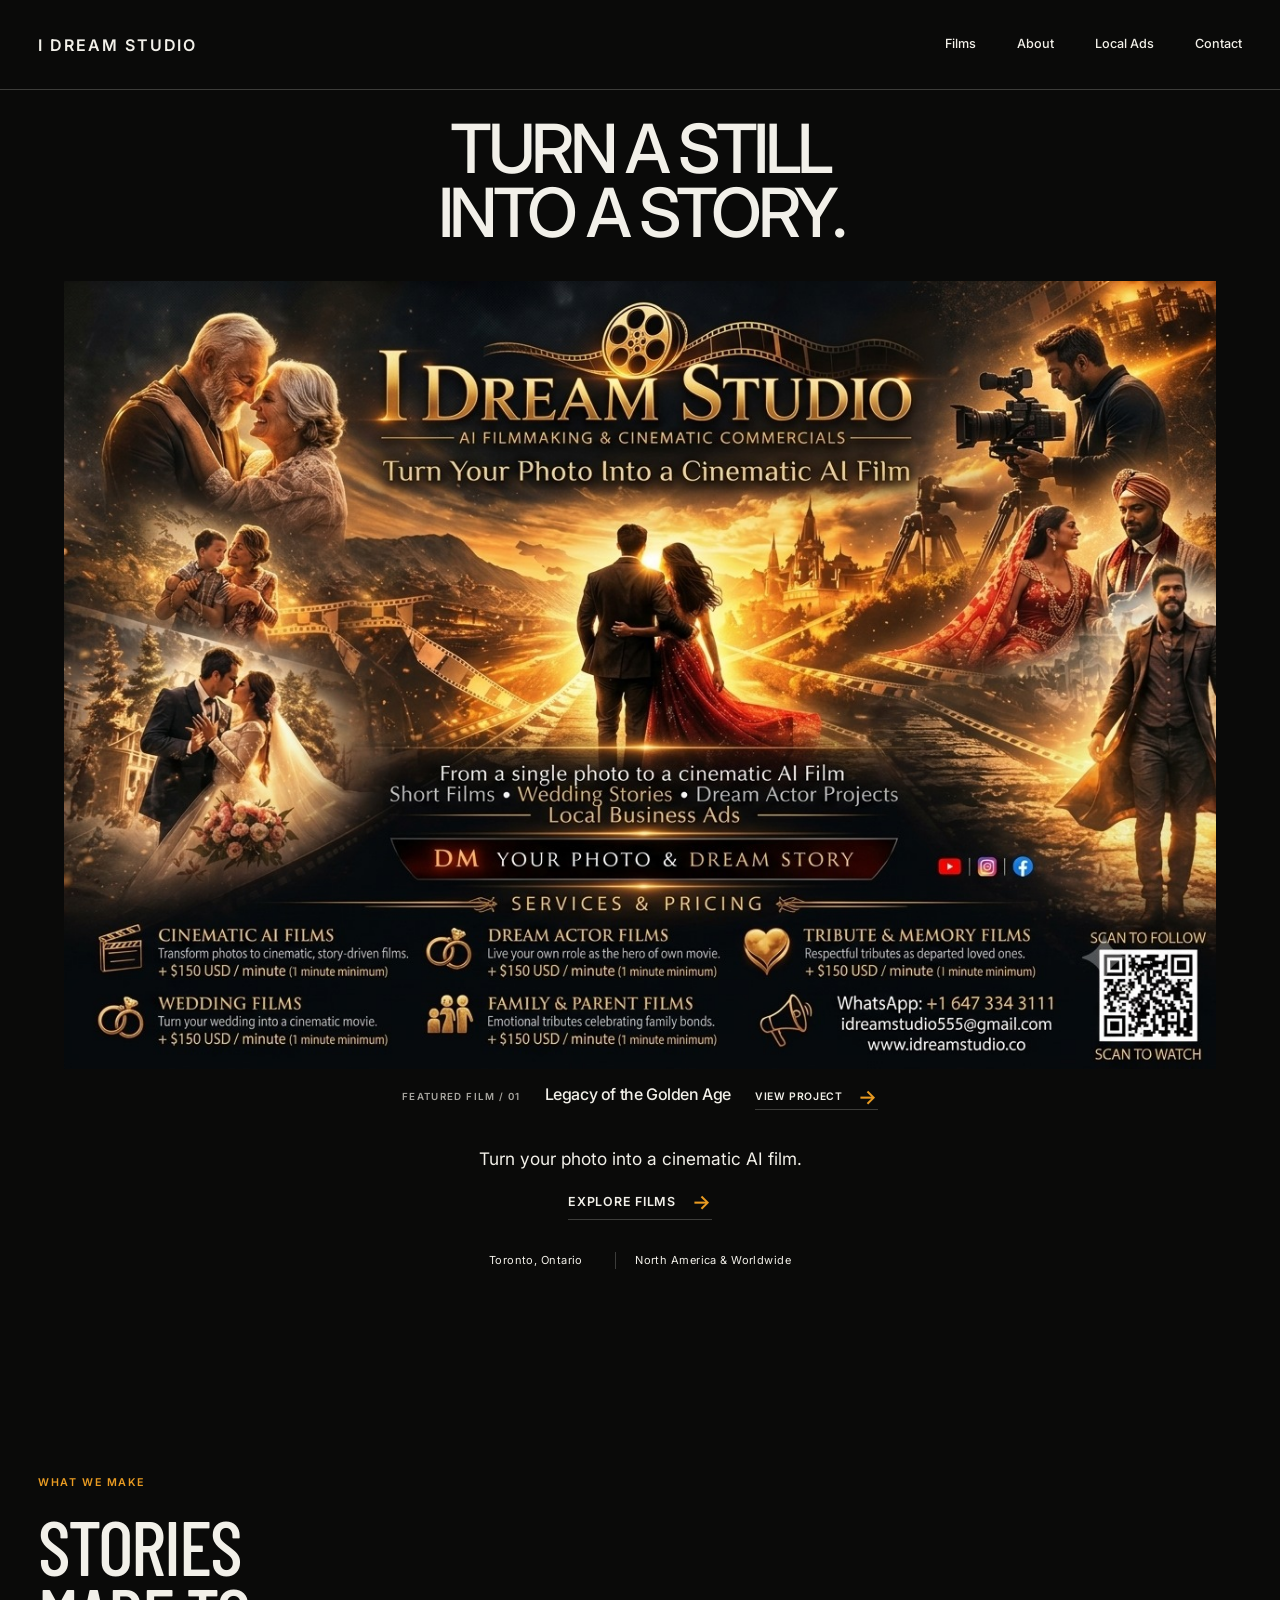
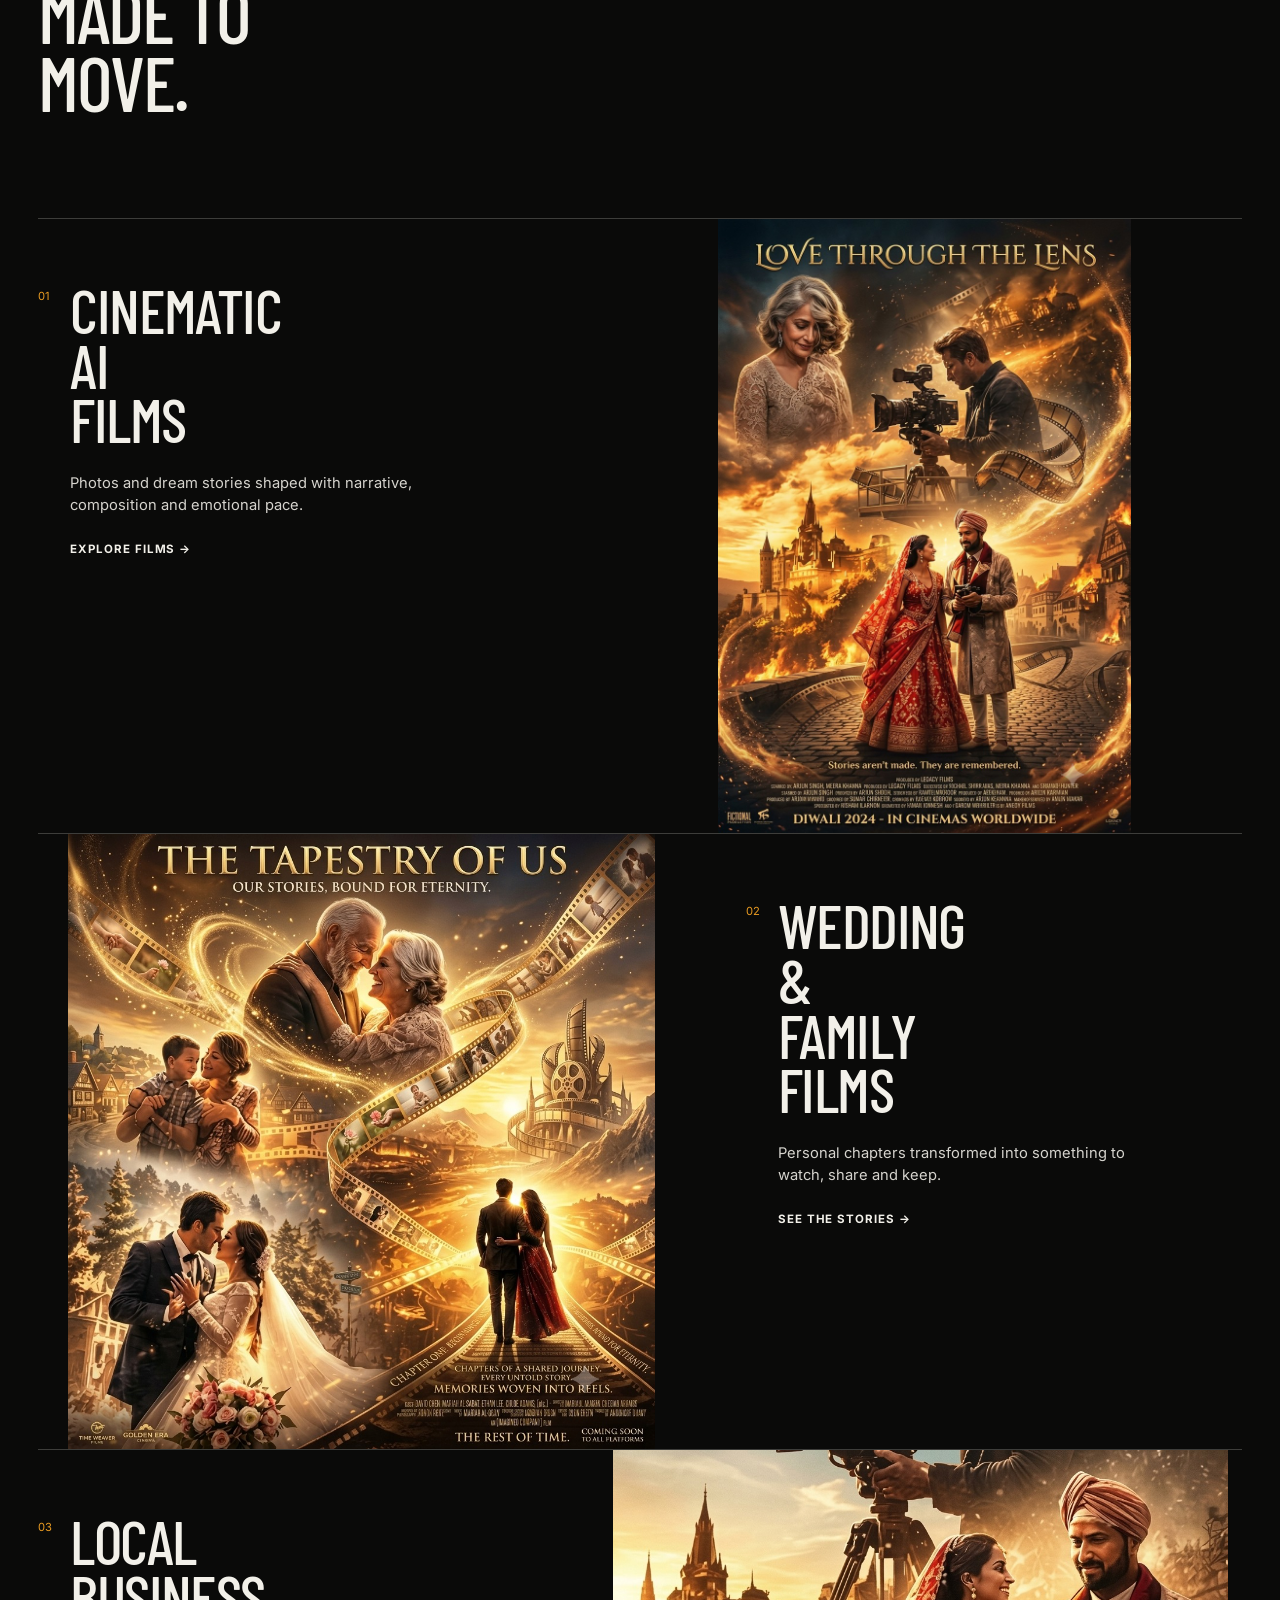
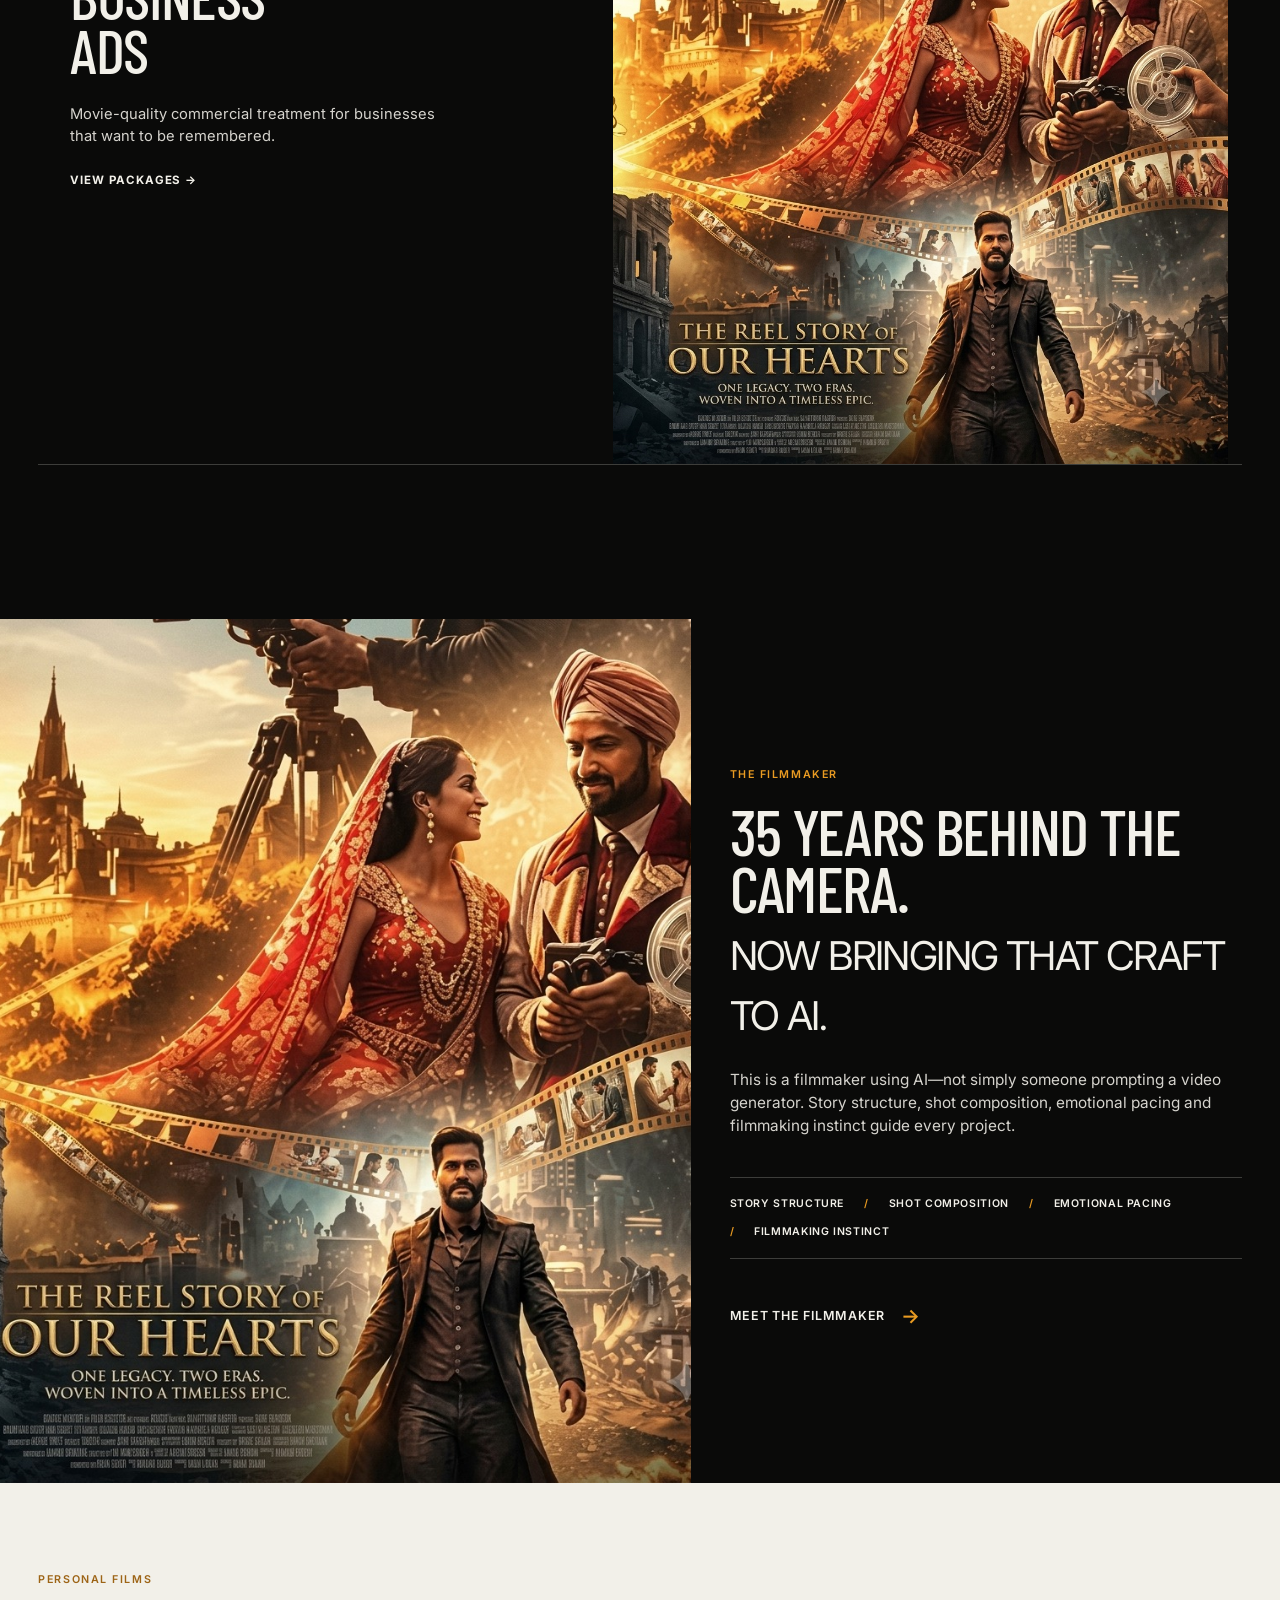
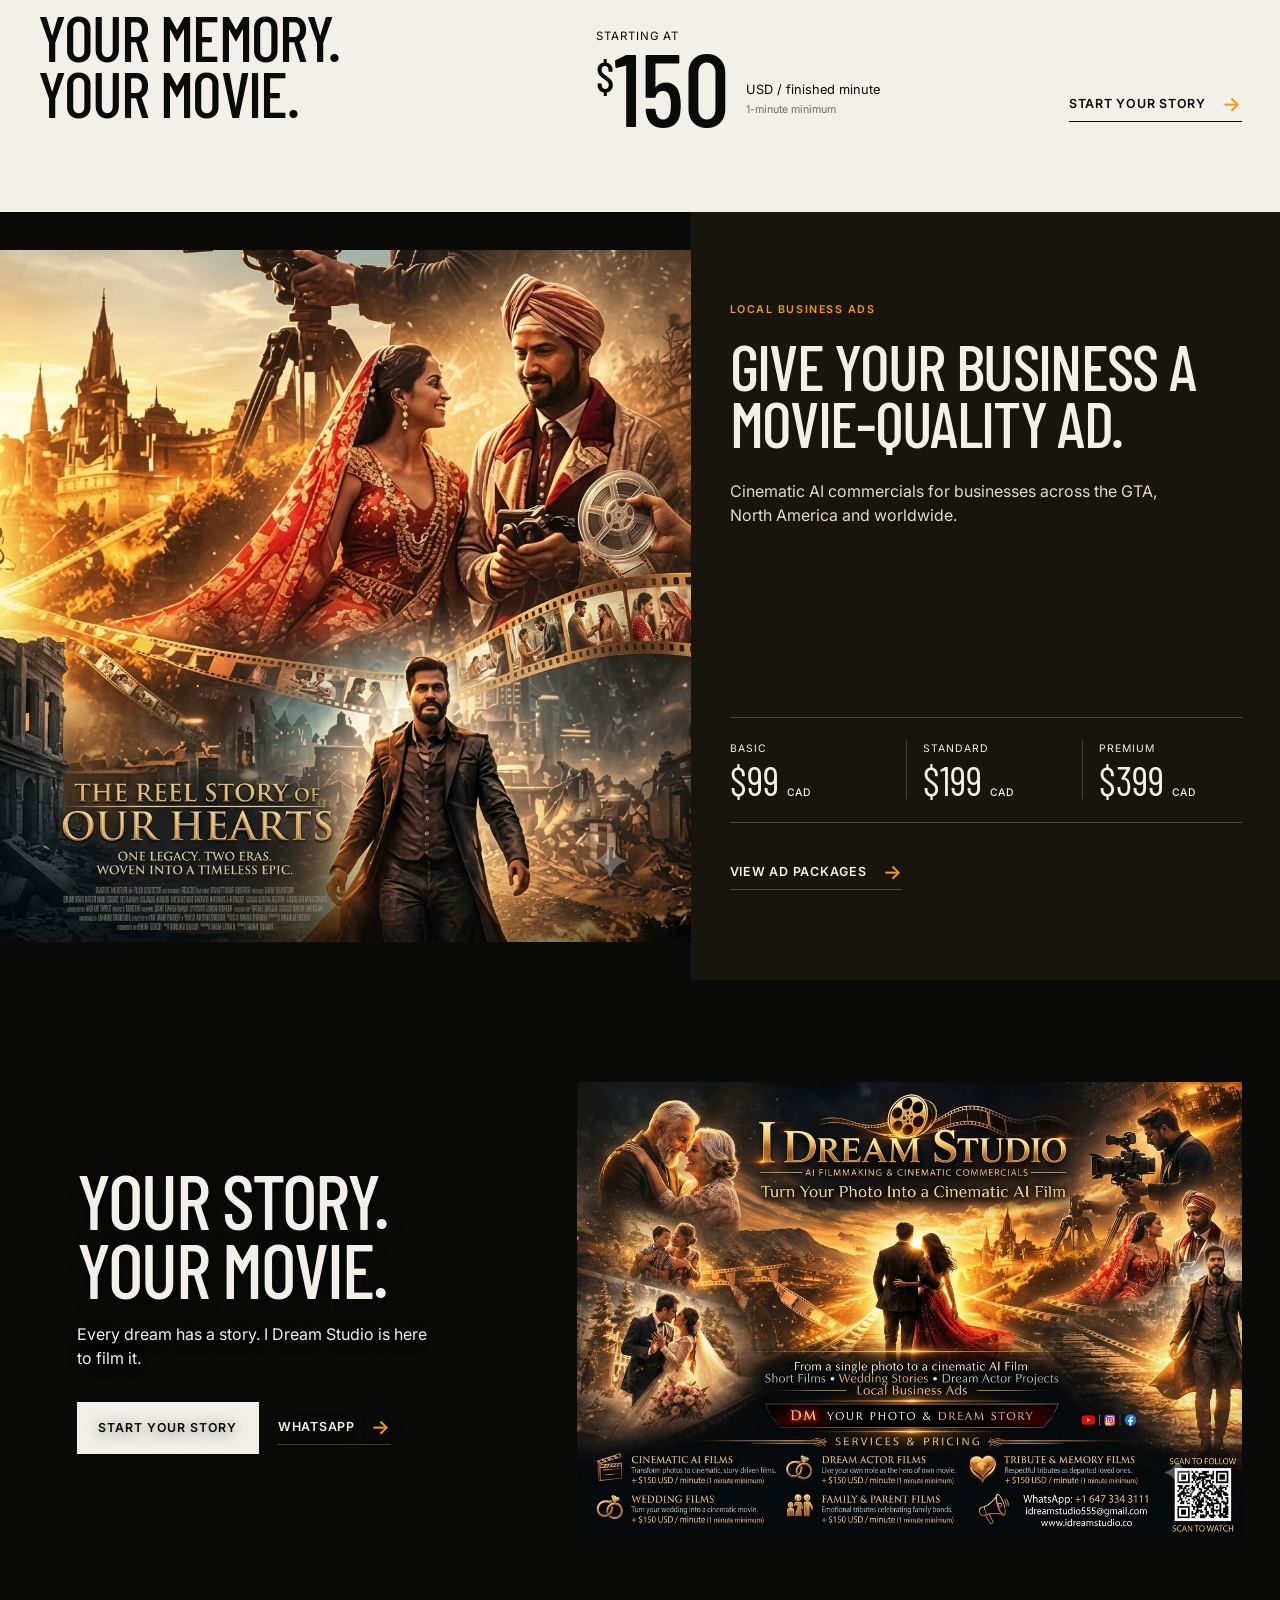
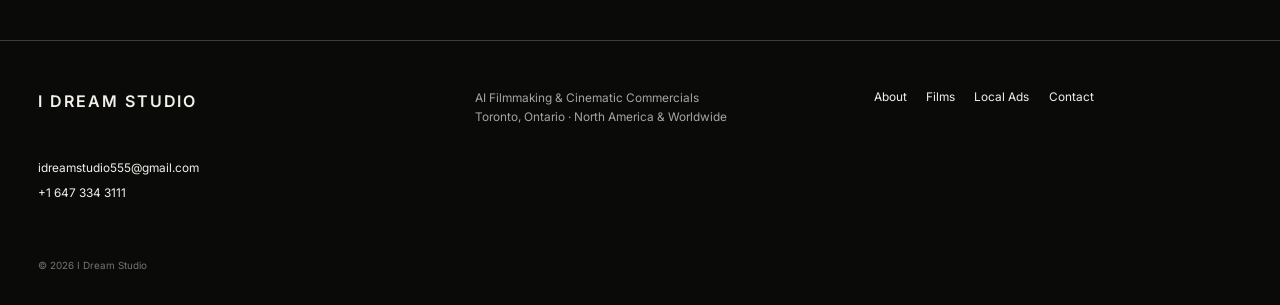
<file: Final/index.html>
<!doctype html>
<html lang="en">
<head>
  <meta charset="utf-8"><meta name="viewport" content="width=device-width,initial-scale=1"><meta name="theme-color" content="#0a0a09">
  <title>I Dream Studio | Cinematic AI Films in Toronto</title><meta name="description" content="I Dream Studio combines 35 years of filmmaking craft with modern AI production to create cinematic films and commercials in Toronto and worldwide.">
  <link rel="canonical" href="https://www.idreamstudio.ca/"><meta property="og:type" content="website"><meta property="og:title" content="I Dream Studio | Cinematic AI Films"><meta property="og:description" content="Turn your photo, memory or business concept into a cinematic AI-assisted film."><meta property="og:image" content="https://www.idreamstudio.ca/assets/idreamstudio-wide.jpg">
  <link rel="preconnect" href="https://fonts.googleapis.com"><link rel="preconnect" href="https://fonts.gstatic.com" crossorigin><link href="https://fonts.googleapis.com/css2?family=Barlow+Condensed:wght@500;600&family=Inter:wght@400;500;600&display=swap" rel="stylesheet">
  <link rel="stylesheet" href="style.css?v=20261019-hero13"><script src="script.js?v=20260903-studio" defer></script>
  <script type="application/ld+json">{"@context":"https://schema.org","@type":"ProfessionalService","name":"I Dream Studio","url":"https://www.idreamstudio.ca/","email":"idreamstudio555@gmail.com","telephone":"+1-647-334-3111","description":"AI filmmaking and cinematic commercials by a Toronto-based filmmaker.","areaServed":["North America","Worldwide"],"address":{"@type":"PostalAddress","addressLocality":"Toronto","addressRegion":"Ontario","addressCountry":"CA"}}</script>
</head>
<body class="home">
  <a class="skip-link" href="#main">Skip to content</a>
  <header class="site-header" data-header><a class="wordmark" href="index.html" aria-label="I Dream Studio home">I Dream Studio</a><button class="nav-toggle" type="button" aria-controls="site-nav" aria-expanded="false"><span>Menu</span><i aria-hidden="true"></i></button><nav class="site-nav" id="site-nav" aria-label="Primary navigation"><a href="services.html">Films</a><a href="about.html">About</a><a href="local-ads.html">Local Ads</a><a href="contact.html">Contact</a></nav></header>
  <main id="main">
    <section class="hero hero--home" aria-labelledby="home-title"><div class="hero__content hero__intro" data-reveal><h1 id="home-title">Turn a still<br>into a story.</h1></div><figure class="hero__visual"><picture><source media="(max-width: 52rem)" srcset="assets/idreamstudio-portrait.jpg" width="768" height="1377"><img class="hero__media" src="assets/idreamstudio-wide.jpg" width="1239" height="848" alt="I Dream Studio promotional artwork featuring its filmmaking work, services and contact details" fetchpriority="high"></picture></figure><div class="hero__project-reference"><span class="hero__project-label">Featured Film / 01</span><h2 class="hero__project-title">Legacy of the Golden Age</h2><a class="text-action text-action--light hero__project-link" href="services.html#legacy-golden-age" aria-label="View project: Legacy of the Golden Age">View Project <span aria-hidden="true">→</span></a></div><div class="hero__content hero__copy" data-reveal><p>Turn your photo into a cinematic AI film.</p><a class="text-action text-action--light" href="services.html">Explore Films <span aria-hidden="true">→</span></a></div><div class="hero__meta"><span>Toronto, Ontario</span><span>North America &amp; Worldwide</span></div></section>
    <section class="service-index" aria-labelledby="services-title"><header class="section-head" data-reveal><p class="label">What we make</p><h2 id="services-title">Stories made to move.</h2></header>
      <a class="service-row" href="services.html" data-reveal><div class="service-row__copy"><span>01</span><h3>Cinematic<br>AI Films</h3><p>Photos and dream stories shaped with narrative, composition and emotional pace.</p><b>Explore films →</b></div><figure><img class="film-poster" src="assets/love-through-the-lens.jpg" width="848" height="1264" loading="lazy" alt="Love Through the Lens film artwork featuring a filmmaker and a wedding story"></figure></a>
      <a class="service-row service-row--reverse" href="services.html#wedding-films" data-reveal><div class="service-row__copy"><span>02</span><h3>Wedding &amp;<br>Family Films</h3><p>Personal chapters transformed into something to watch, share and keep.</p><b>See the stories →</b></div><figure><img class="film-poster" src="assets/the-tapestry-of-us.jpg" width="1008" height="1055" loading="lazy" alt="The Tapestry of Us film artwork showing a family's shared story"></figure></a>
      <a class="service-row" href="local-ads.html" data-reveal><div class="service-row__copy"><span>03</span><h3>Local<br>Business Ads</h3><p>Movie-quality commercial treatment for businesses that want to be remembered.</p><b>View packages →</b></div><figure><img class="film-poster" src="assets/wedding-cinematic.jpg" width="1024" height="1024" loading="lazy" alt="Cinematic wedding artwork with a couple and camera operator"></figure></a>
    </section>
    <section class="director-feature" aria-labelledby="director-title"><figure data-reveal><img src="assets/wedding-cinematic.jpg" width="1024" height="1024" loading="lazy" alt="A camera operator filming a cinematic wedding story"></figure><div class="director-feature__copy" data-reveal><p class="label">The filmmaker</p><h2 id="director-title">35 years behind the camera.<br><span>Now bringing that craft to AI.</span></h2><p>This is a filmmaker using AI—not simply someone prompting a video generator. Story structure, shot composition, emotional pacing and filmmaking instinct guide every project.</p><ul class="craft-line"><li>Story structure</li><li>Shot composition</li><li>Emotional pacing</li><li>Filmmaking instinct</li></ul><a class="text-action" href="about.html">Meet the filmmaker <span aria-hidden="true">→</span></a></div></section>
    <section class="rate-band rate-band--paper" aria-labelledby="personal-rate"><div data-reveal><p class="label">Personal films</p><h2 id="personal-rate">Your memory.<br>Your movie.</h2></div><div class="rate" data-reveal><span>Starting at</span><strong><sup>$</sup>150</strong><p>USD / finished minute<br><small>1-minute minimum</small></p></div><a class="text-action" href="contact.html">Start your story <span aria-hidden="true">→</span></a></section>
    <section class="ads-teaser" aria-labelledby="ads-title"><figure><img src="assets/wedding-cinematic.jpg" width="1024" height="1024" loading="lazy" alt="A filmmaker recording a cinematic wedding scene"></figure><div class="ads-teaser__body"><div data-reveal><p class="label">Local business ads</p><h2 id="ads-title">Give your business a movie-quality ad.</h2><p>Cinematic AI commercials for businesses across the GTA, North America and worldwide.</p></div><dl class="mini-rates" data-reveal><div><dt>Basic</dt><dd>$99 <span>CAD</span></dd></div><div><dt>Standard</dt><dd>$199 <span>CAD</span></dd></div><div><dt>Premium</dt><dd>$399 <span>CAD</span></dd></div></dl><a class="text-action text-action--light" href="local-ads.html">View ad packages <span aria-hidden="true">→</span></a></div></section>
    <section class="closing-frame"><div class="closing-frame__copy" data-reveal><h2>Your story.<br>Your movie.</h2><p>Every dream has a story. I Dream Studio is here to film it.</p><a class="button" href="contact.html">Start Your Story</a><a class="text-action text-action--light" href="https://wa.me/16473343111">WhatsApp <span aria-hidden="true">→</span></a></div><figure class="closing-frame__visual"><img src="assets/idreamstudio-wide.jpg" width="1239" height="848" loading="lazy" alt="I Dream Studio's wide promotional artwork, shown in full"></figure></section>
  </main>
  <footer class="site-footer"><a class="wordmark" href="index.html">I Dream Studio</a><p>AI Filmmaking &amp; Cinematic Commercials<br>Toronto, Ontario · North America &amp; Worldwide</p><nav aria-label="Footer navigation"><a href="about.html">About</a><a href="services.html">Films</a><a href="local-ads.html">Local Ads</a><a href="contact.html">Contact</a></nav><address><a href="mailto:idreamstudio555@gmail.com">idreamstudio555@gmail.com</a><a href="https://wa.me/16473343111">+1 647 334 3111</a></address><small>© <span data-year></span> I Dream Studio</small></footer>
</body></html>
</file>
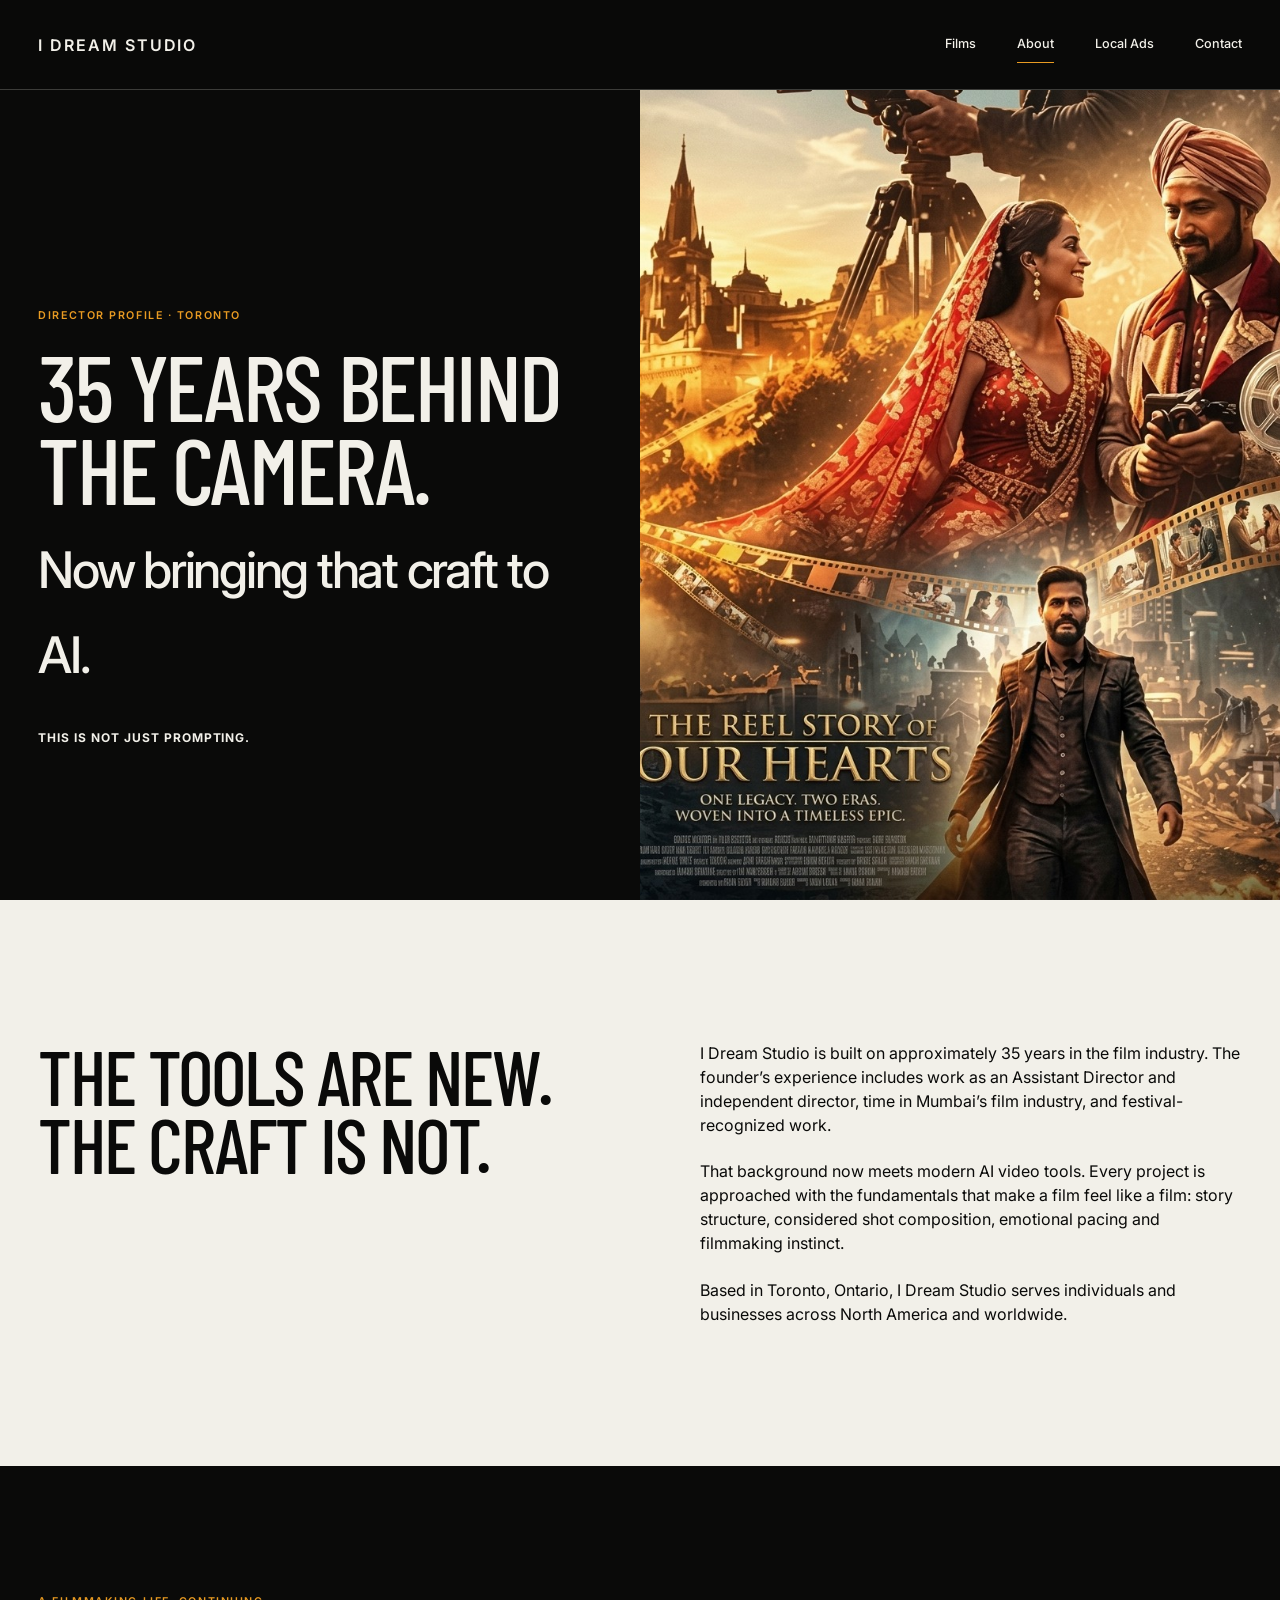
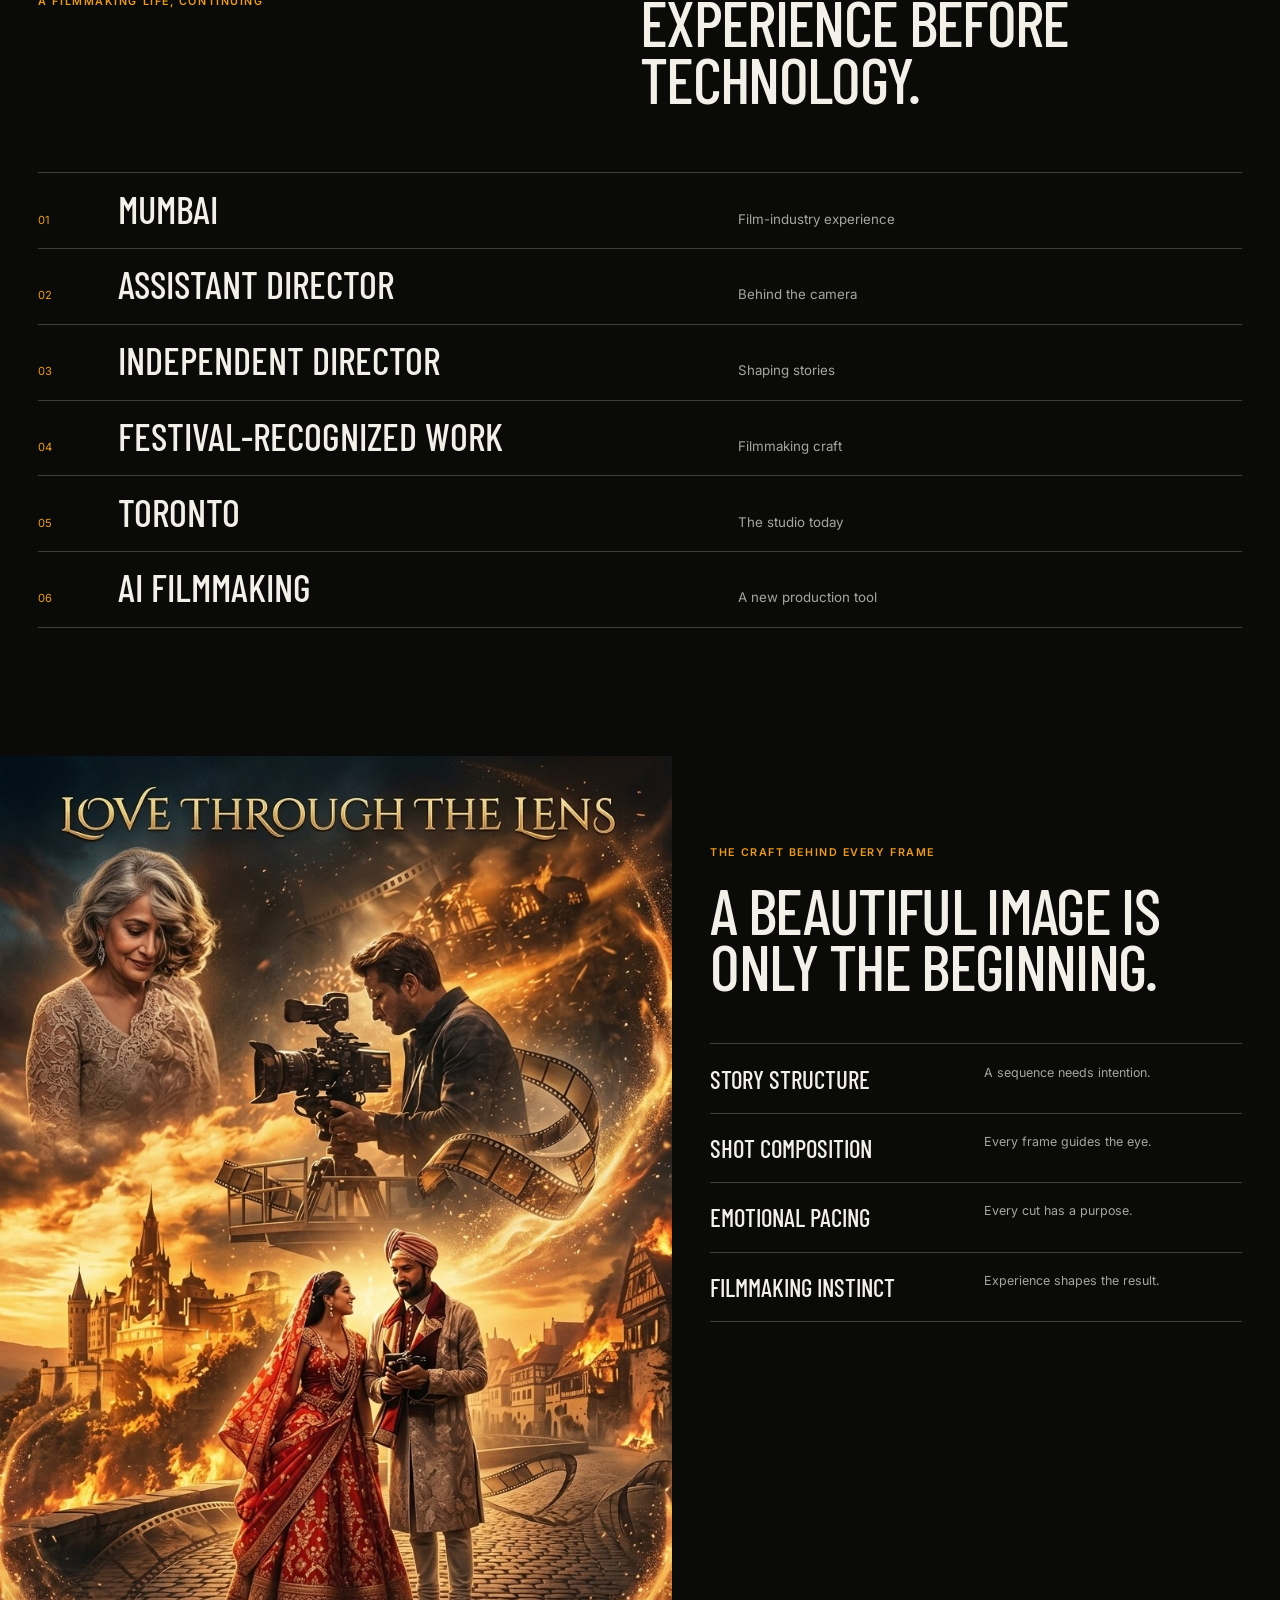
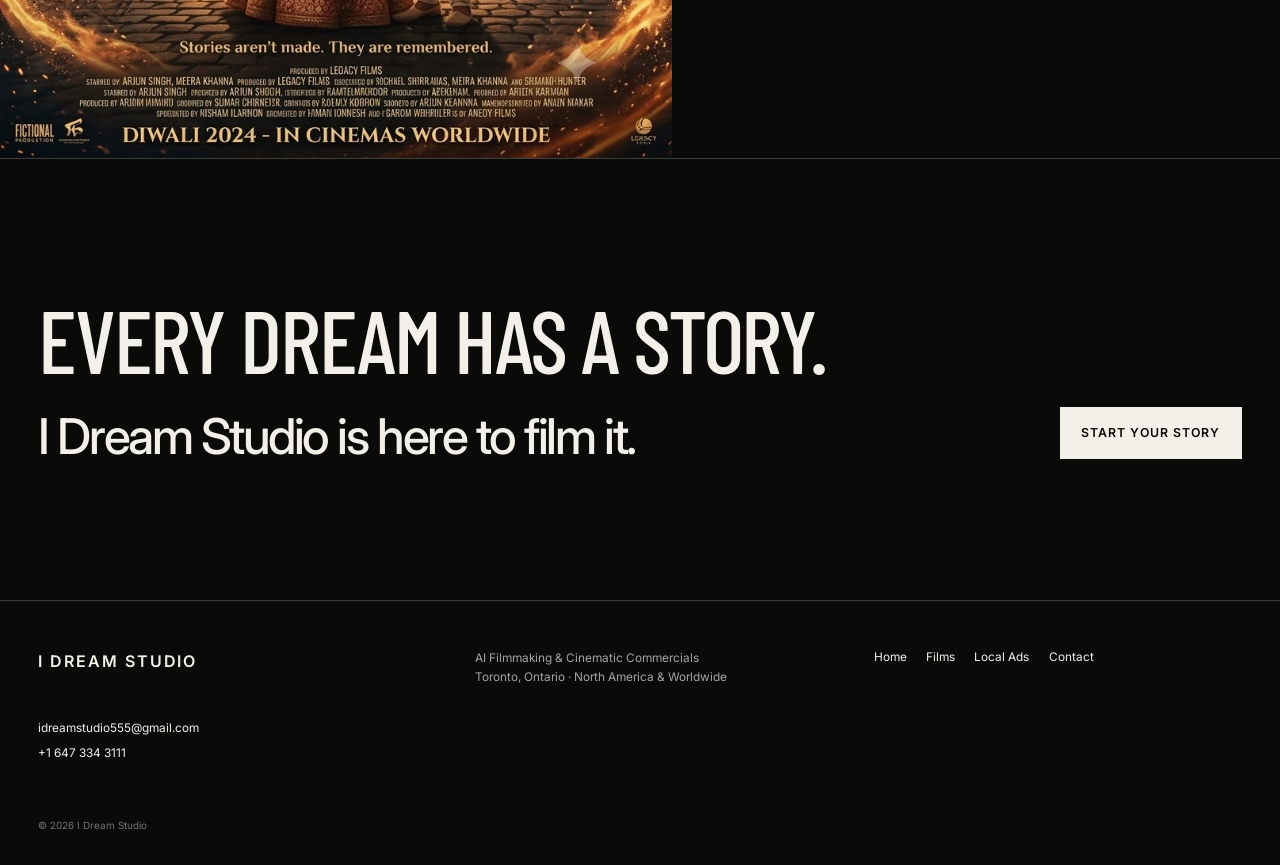
<file: Final/about.html>
<!doctype html>
<html lang="en"><head>
  <meta charset="utf-8"><meta name="viewport" content="width=device-width,initial-scale=1"><meta name="theme-color" content="#0a0a09">
  <title>About the Filmmaker | I Dream Studio Toronto</title><meta name="description" content="Meet the filmmaker behind I Dream Studio: approximately 35 years in film, now combined with modern AI video production in Toronto.">
  <link rel="canonical" href="https://www.idreamstudio.ca/about.html"><meta property="og:type" content="website"><meta property="og:title" content="About the Filmmaker | I Dream Studio"><meta property="og:description" content="35 years behind the camera. Now bringing that craft to AI."><meta property="og:image" content="https://www.idreamstudio.ca/assets/wedding-cinematic.jpg">
  <link rel="preconnect" href="https://fonts.googleapis.com"><link rel="preconnect" href="https://fonts.gstatic.com" crossorigin><link href="https://fonts.googleapis.com/css2?family=Barlow+Condensed:wght@500;600&family=Inter:wght@400;500;600&display=swap" rel="stylesheet"><link rel="preload" as="image" href="assets/wedding-cinematic.jpg" fetchpriority="high"><link rel="stylesheet" href="style.css?v=20261019-hero10"><script src="script.js?v=20260903-studio" defer></script>
</head><body class="about">
  <a class="skip-link" href="#main">Skip to content</a><header class="site-header site-header--solid" data-header><a class="wordmark" href="index.html">I Dream Studio</a><button class="nav-toggle" type="button" aria-controls="site-nav" aria-expanded="false"><span>Menu</span><i aria-hidden="true"></i></button><nav class="site-nav" id="site-nav" aria-label="Primary navigation"><a href="services.html">Films</a><a aria-current="page" href="about.html">About</a><a href="local-ads.html">Local Ads</a><a href="contact.html">Contact</a></nav></header>
  <main id="main">
    <section class="profile-hero"><div class="profile-hero__copy" data-reveal><p class="label">Director profile · Toronto</p><h1>35 years behind the camera.<br><span>Now bringing that craft to AI.</span></h1><strong>This is not just prompting.</strong></div><figure><img src="assets/wedding-cinematic.jpg" width="1024" height="1024" alt="A camera operator filming a cinematic wedding story" fetchpriority="high"></figure></section>
    <section class="bio-layout"><h2 data-reveal>The tools are new.<br>The craft is not.</h2><div class="reading-copy" data-reveal><p>I Dream Studio is built on approximately 35 years in the film industry. The founder’s experience includes work as an Assistant Director and independent director, time in Mumbai’s film industry, and festival-recognized work.</p><p>That background now meets modern AI video tools. Every project is approached with the fundamentals that make a film feel like a film: story structure, considered shot composition, emotional pacing and filmmaking instinct.</p><p>Based in Toronto, Ontario, I Dream Studio serves individuals and businesses across North America and worldwide.</p></div></section>
    <section class="career"><header><p class="label">A filmmaking life, continuing</p><h2>Experience before technology.</h2></header><ol><li><span>01</span><strong>Mumbai</strong><small>Film-industry experience</small></li><li><span>02</span><strong>Assistant Director</strong><small>Behind the camera</small></li><li><span>03</span><strong>Independent Director</strong><small>Shaping stories</small></li><li><span>04</span><strong>Festival-recognized work</strong><small>Filmmaking craft</small></li><li><span>05</span><strong>Toronto</strong><small>The studio today</small></li><li><span>06</span><strong>AI Filmmaking</strong><small>A new production tool</small></li></ol></section>
    <section class="craft-spread"><figure><img class="film-poster" src="assets/love-through-the-lens.jpg" width="848" height="1264" loading="lazy" alt="Love Through the Lens artwork showing a filmmaker at work"></figure><div data-reveal><p class="label">The craft behind every frame</p><h2>A beautiful image is only the beginning.</h2><ul><li><strong>Story structure</strong><span>A sequence needs intention.</span></li><li><strong>Shot composition</strong><span>Every frame guides the eye.</span></li><li><strong>Emotional pacing</strong><span>Every cut has a purpose.</span></li><li><strong>Filmmaking instinct</strong><span>Experience shapes the result.</span></li></ul></div></section>
    <section class="statement"><h2>Every dream has a story.<br><span>I Dream Studio is here to film it.</span></h2><a class="button" href="contact.html">Start Your Story</a></section>
  </main>
  <footer class="site-footer"><a class="wordmark" href="index.html">I Dream Studio</a><p>AI Filmmaking &amp; Cinematic Commercials<br>Toronto, Ontario · North America &amp; Worldwide</p><nav aria-label="Footer navigation"><a href="index.html">Home</a><a href="services.html">Films</a><a href="local-ads.html">Local Ads</a><a href="contact.html">Contact</a></nav><address><a href="mailto:idreamstudio555@gmail.com">idreamstudio555@gmail.com</a><a href="https://wa.me/16473343111">+1 647 334 3111</a></address><small>© <span data-year></span> I Dream Studio</small></footer>
</body></html>
</file>
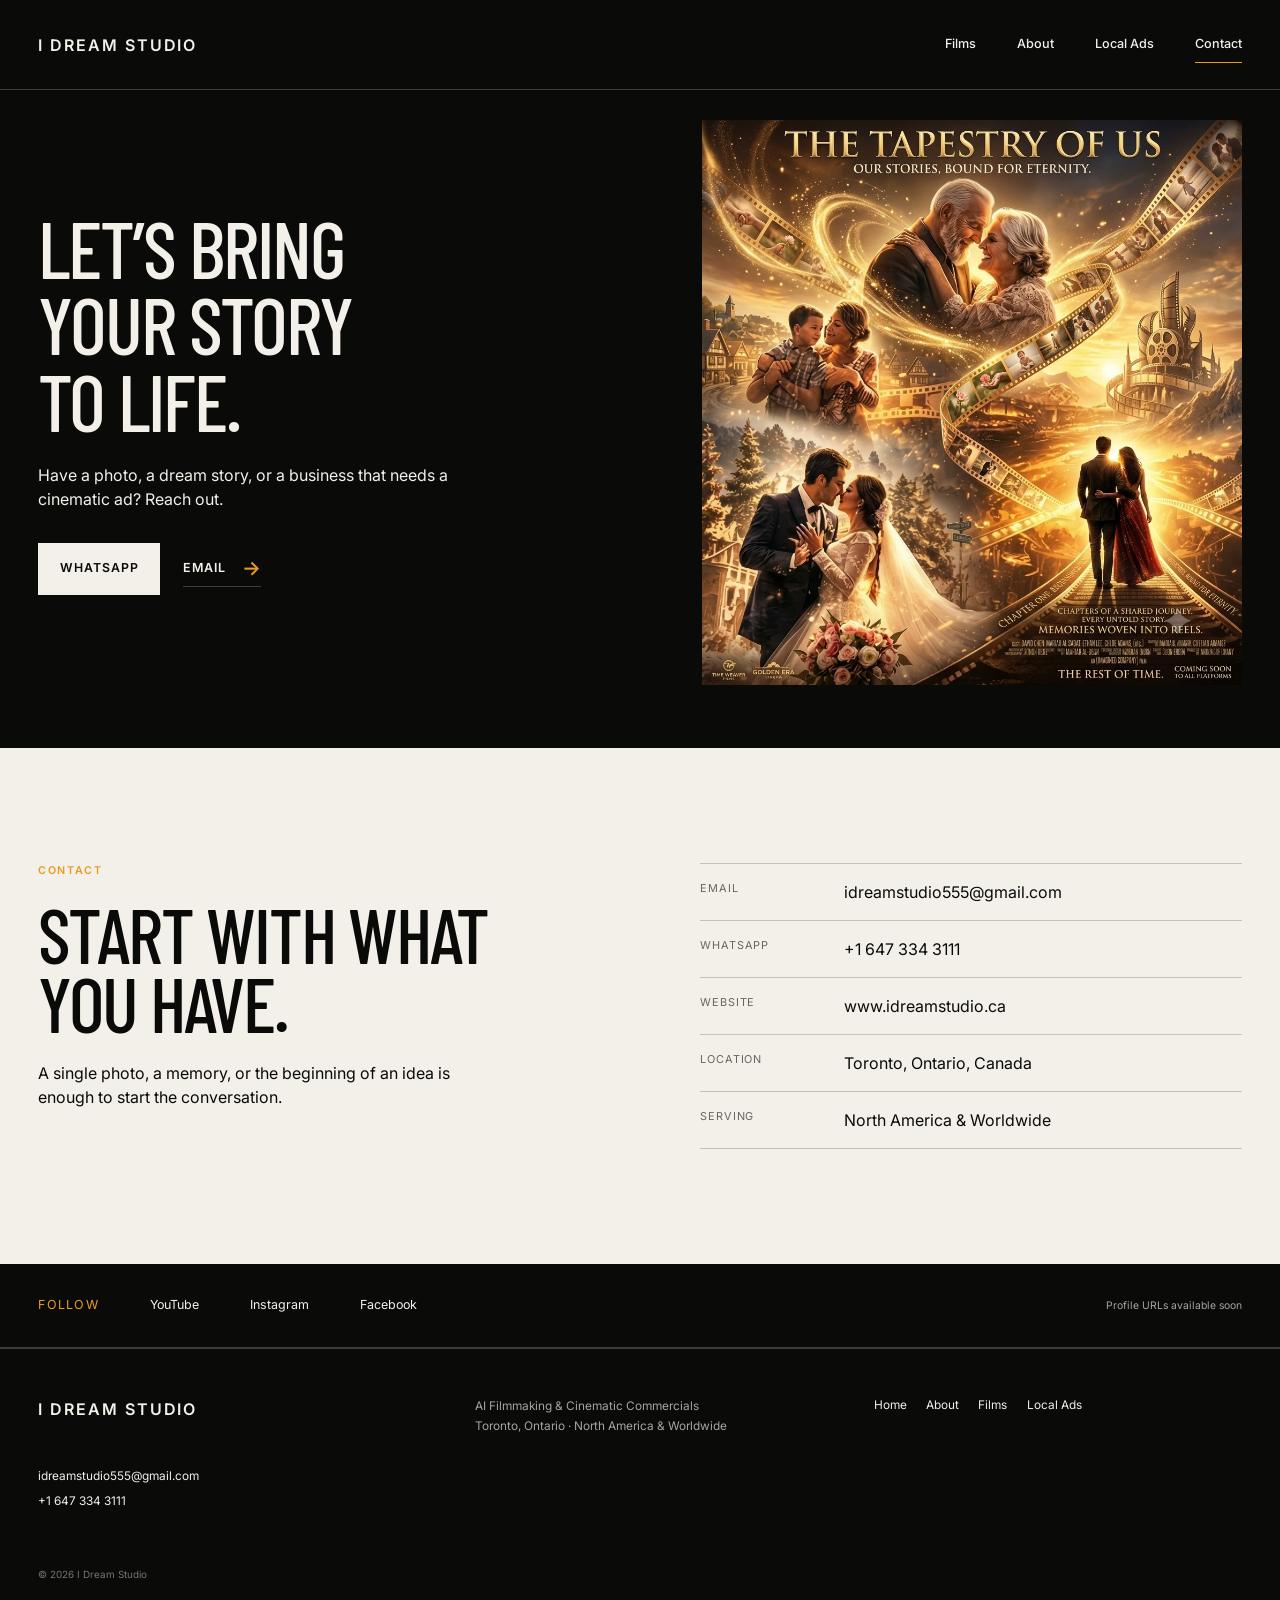
<file: Final/contact.html>
<!doctype html>
<html lang="en"><head>
  <meta charset="utf-8"><meta name="viewport" content="width=device-width,initial-scale=1"><meta name="theme-color" content="#0a0a09">
  <title>Contact I Dream Studio | Toronto AI Filmmaking</title><meta name="description" content="Contact I Dream Studio in Toronto about a personal cinematic film or movie-quality local business commercial.">
  <link rel="canonical" href="https://www.idreamstudio.ca/contact.html"><meta property="og:type" content="website"><meta property="og:title" content="Contact I Dream Studio"><meta property="og:description" content="Let’s bring your story to life."><meta property="og:image" content="https://www.idreamstudio.ca/assets/idreamstudio-wide.jpg">
  <link rel="preconnect" href="https://fonts.googleapis.com"><link rel="preconnect" href="https://fonts.gstatic.com" crossorigin><link href="https://fonts.googleapis.com/css2?family=Barlow+Condensed:wght@500;600&family=Inter:wght@400;500;600&display=swap" rel="stylesheet"><link rel="stylesheet" href="style.css?v=20261019-hero10"><script src="script.js?v=20260903-studio" defer></script>
</head><body class="contact">
  <a class="skip-link" href="#main">Skip to content</a><header class="site-header" data-header><a class="wordmark" href="index.html">I Dream Studio</a><button class="nav-toggle" type="button" aria-controls="site-nav" aria-expanded="false"><span>Menu</span><i aria-hidden="true"></i></button><nav class="site-nav" id="site-nav" aria-label="Primary navigation"><a href="services.html">Films</a><a href="about.html">About</a><a href="local-ads.html">Local Ads</a><a aria-current="page" href="contact.html">Contact</a></nav></header>
  <main id="main"><section class="contact-frame"><div class="contact-frame__copy" data-reveal><h1>Let’s bring<br>your story<br>to life.</h1><p>Have a photo, a dream story, or a business that needs a cinematic ad? Reach out.</p><div class="contact-actions"><a class="button" href="https://wa.me/16473343111">WhatsApp</a><a class="text-action text-action--light" href="mailto:idreamstudio555@gmail.com?subject=I%20Dream%20Studio%20Inquiry">Email <span aria-hidden="true">→</span></a></div></div><figure class="contact-frame__visual"><img src="assets/the-tapestry-of-us.jpg" width="1008" height="1055" alt="The Tapestry of Us complete film poster" fetchpriority="high"></figure></section>
    <section class="contact-ledger"><div><p class="label">Contact</p><h2>Start with what you have.</h2><p>A single photo, a memory, or the beginning of an idea is enough to start the conversation.</p></div><address><div><span>Email</span><a href="mailto:idreamstudio555@gmail.com">idreamstudio555@gmail.com</a></div><div><span>WhatsApp</span><a href="https://wa.me/16473343111">+1 647 334 3111</a></div><div><span>Website</span><a href="https://www.idreamstudio.ca">www.idreamstudio.ca</a></div><div><span>Location</span><p>Toronto, Ontario, Canada</p></div><div><span>Serving</span><p>North America &amp; Worldwide</p></div></address></section>
    <section class="social-line"><span>Follow</span><p>YouTube</p><p>Instagram</p><p>Facebook</p><small>Profile URLs available soon</small></section></main>
  <footer class="site-footer"><a class="wordmark" href="index.html">I Dream Studio</a><p>AI Filmmaking &amp; Cinematic Commercials<br>Toronto, Ontario · North America &amp; Worldwide</p><nav aria-label="Footer navigation"><a href="index.html">Home</a><a href="about.html">About</a><a href="services.html">Films</a><a href="local-ads.html">Local Ads</a></nav><address><a href="mailto:idreamstudio555@gmail.com">idreamstudio555@gmail.com</a><a href="https://wa.me/16473343111">+1 647 334 3111</a></address><small>© <span data-year></span> I Dream Studio</small></footer>
</body></html>
</file>
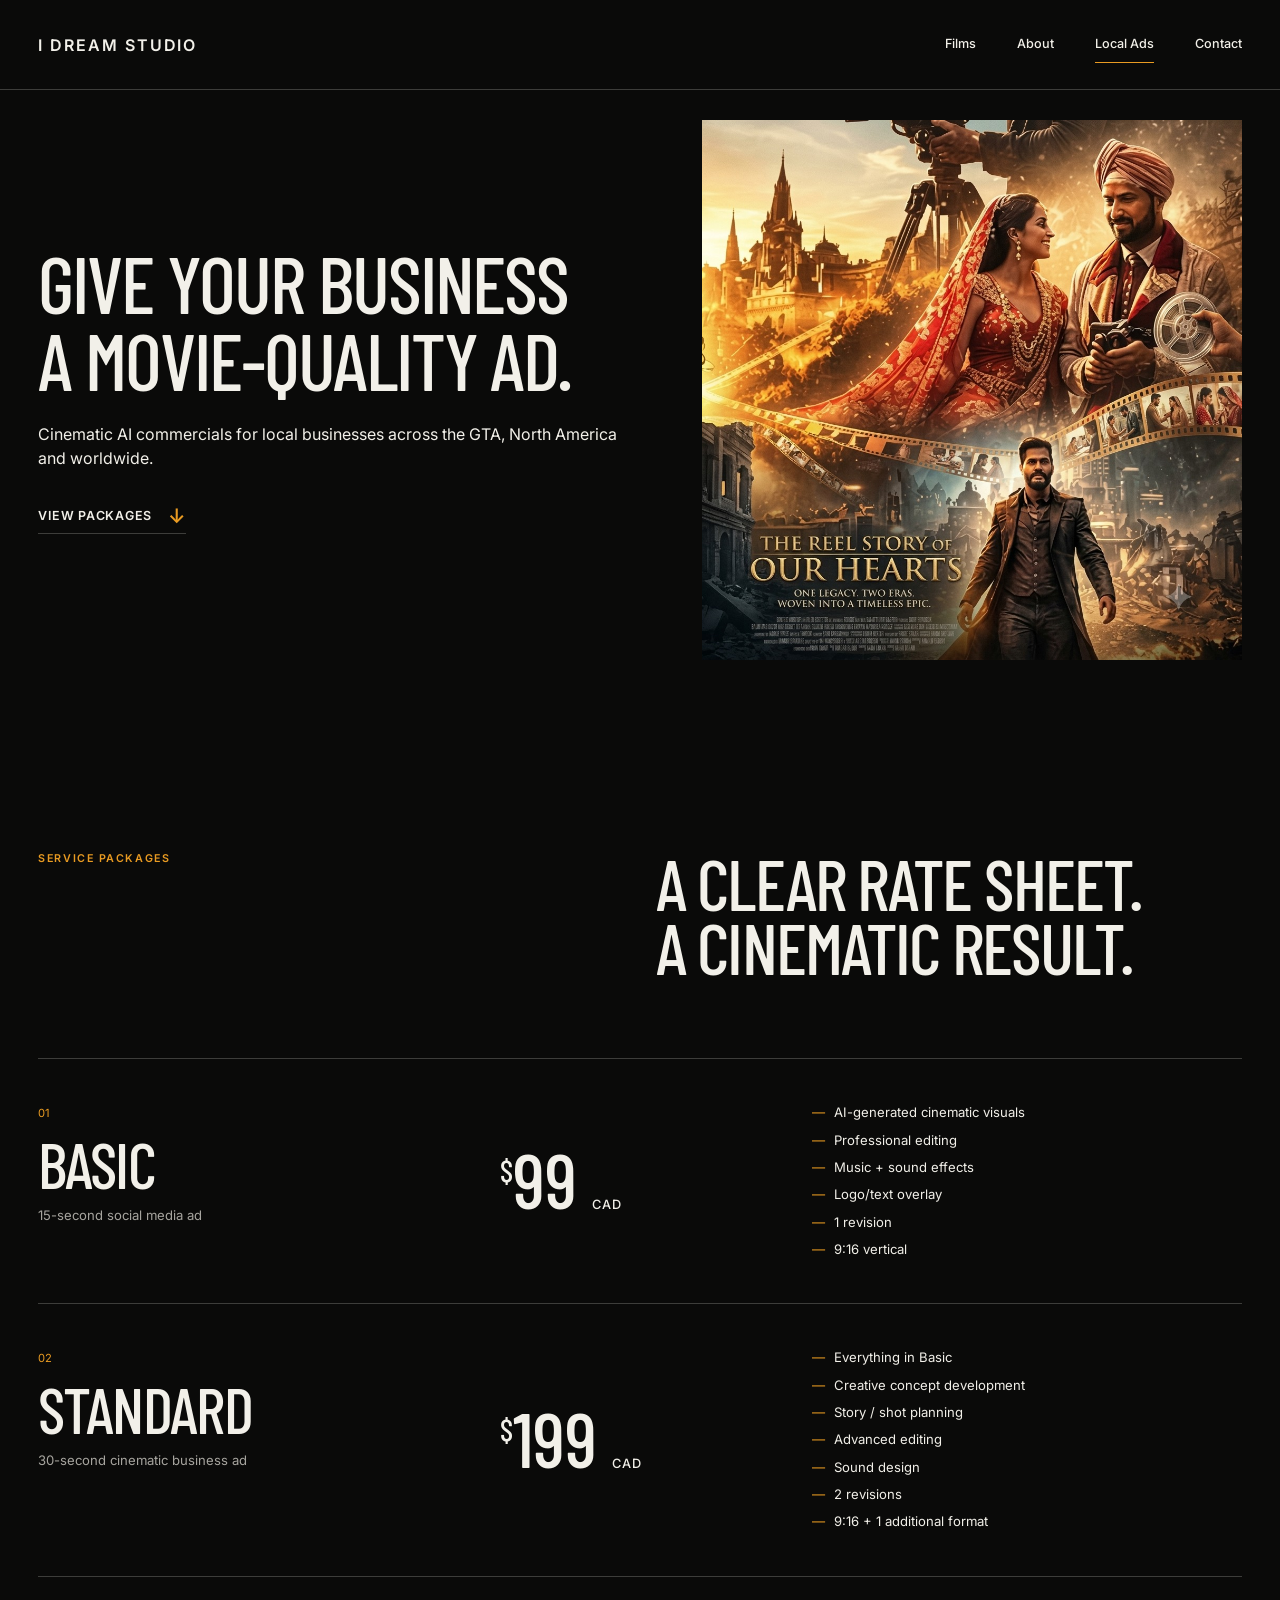
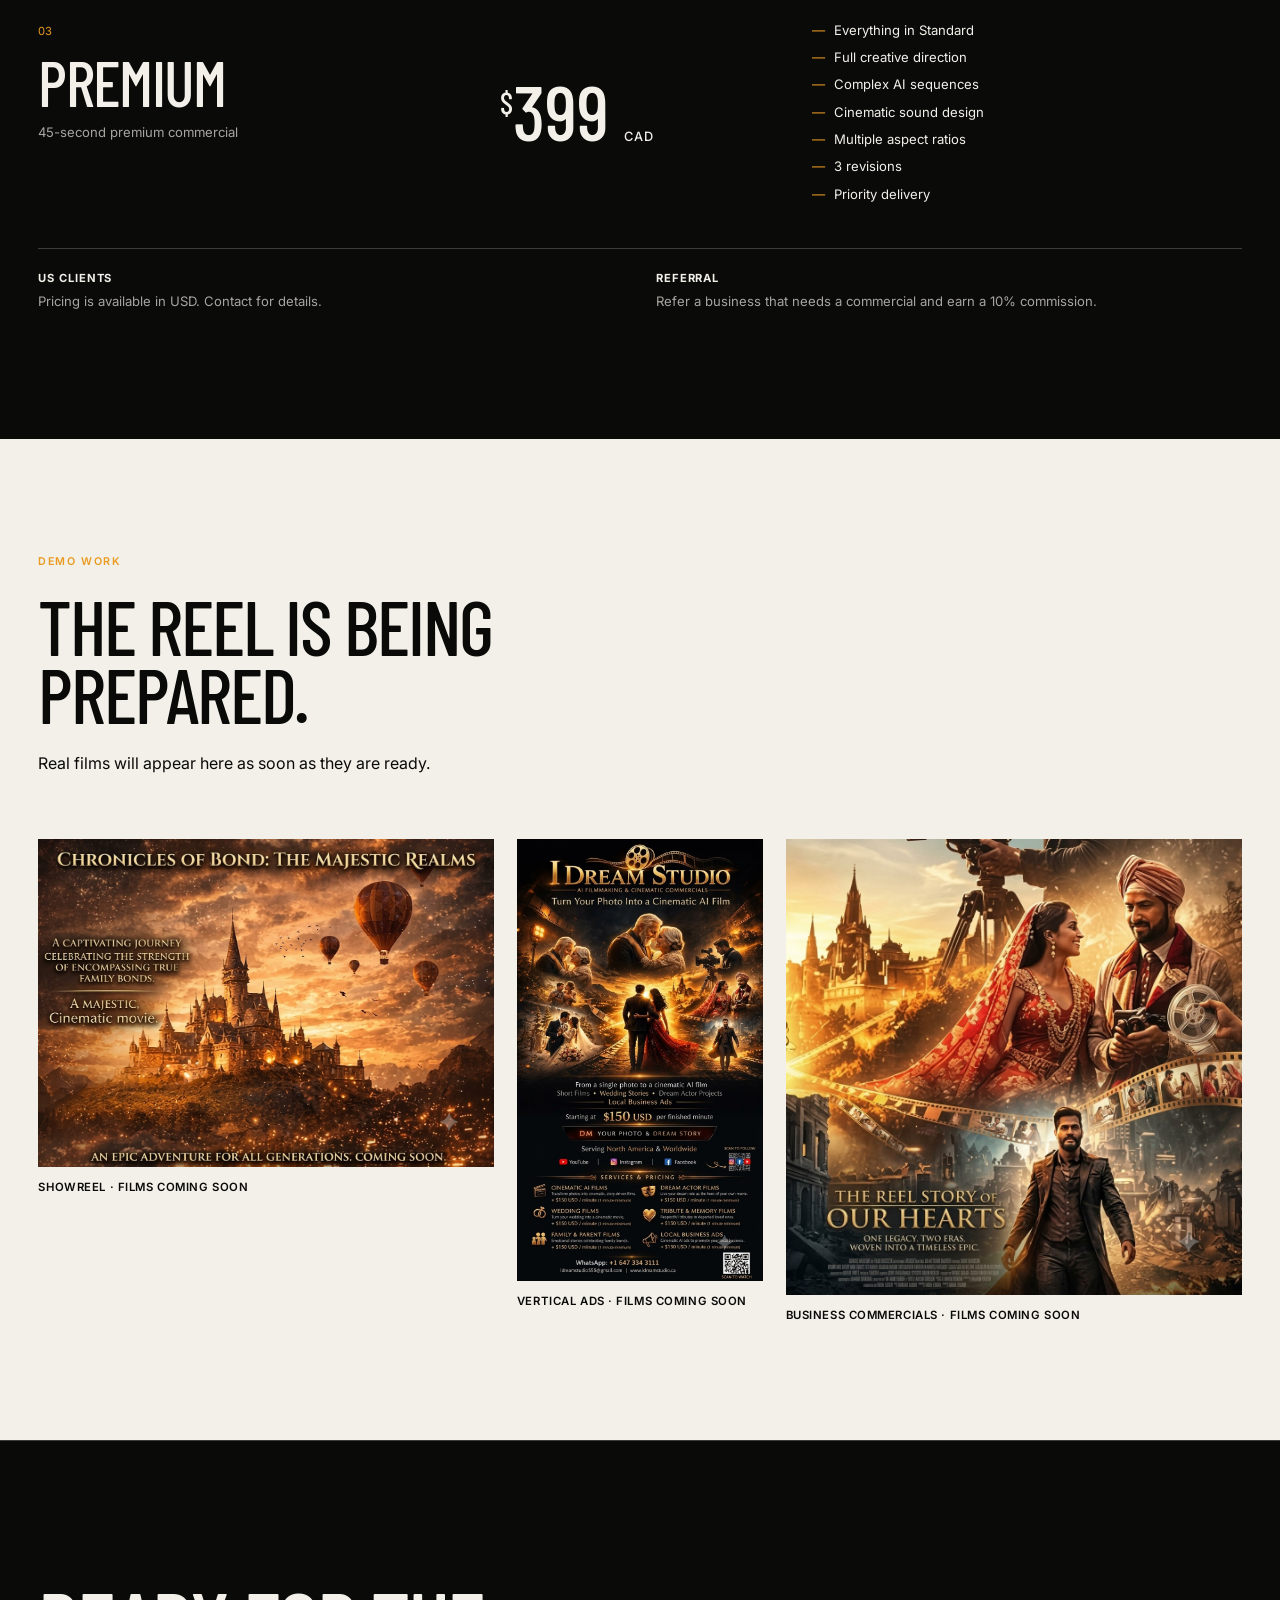
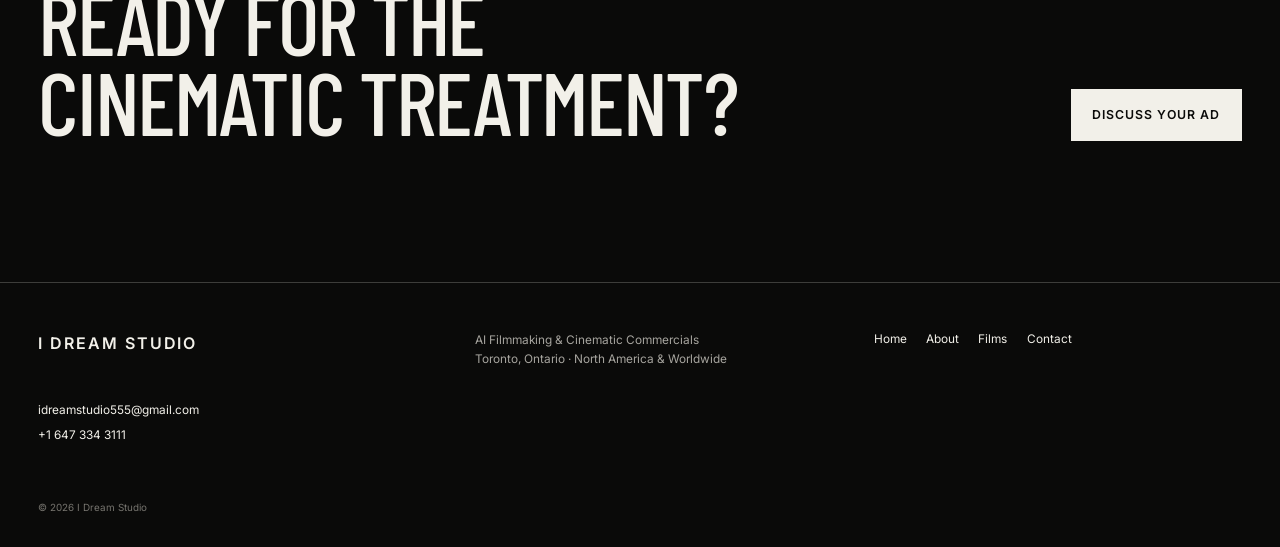
<file: Final/local-ads.html>
<!doctype html>
<html lang="en"><head>
  <meta charset="utf-8"><meta name="viewport" content="width=device-width,initial-scale=1"><meta name="theme-color" content="#0a0a09">
  <title>Local Business Commercials | I Dream Studio Toronto</title><meta name="description" content="Cinematic AI commercials for local businesses across the GTA, North America and worldwide. Packages from $99 CAD.">
  <link rel="canonical" href="https://www.idreamstudio.ca/local-ads.html"><meta property="og:type" content="website"><meta property="og:title" content="Local Business Commercials | I Dream Studio"><meta property="og:description" content="Give your business a movie-quality ad."><meta property="og:image" content="https://www.idreamstudio.ca/assets/wedding-cinematic.jpg">
  <link rel="preconnect" href="https://fonts.googleapis.com"><link rel="preconnect" href="https://fonts.gstatic.com" crossorigin><link href="https://fonts.googleapis.com/css2?family=Barlow+Condensed:wght@500;600&family=Inter:wght@400;500;600&display=swap" rel="stylesheet"><link rel="preload" as="image" href="assets/wedding-cinematic.jpg" fetchpriority="high"><link rel="stylesheet" href="style.css?v=20261019-hero10"><script src="script.js?v=20260903-studio" defer></script>
</head><body class="local-ads">
  <a class="skip-link" href="#main">Skip to content</a><header class="site-header" data-header><a class="wordmark" href="index.html">I Dream Studio</a><button class="nav-toggle" type="button" aria-controls="site-nav" aria-expanded="false"><span>Menu</span><i aria-hidden="true"></i></button><nav class="site-nav" id="site-nav" aria-label="Primary navigation"><a href="services.html">Films</a><a href="about.html">About</a><a aria-current="page" href="local-ads.html">Local Ads</a><a href="contact.html">Contact</a></nav></header>
  <main id="main">
    <section class="ads-hero"><img src="assets/wedding-cinematic.jpg" width="1024" height="1024" alt="A camera operator recording a cinematic wedding scene" fetchpriority="high"><div data-reveal><h1>Give your business<br>a movie-quality ad.</h1><p>Cinematic AI commercials for local businesses across the GTA, North America and worldwide.</p><a class="text-action text-action--light" href="#packages">View packages <span aria-hidden="true">↓</span></a></div></section>
    <section class="packages" id="packages"><header><p class="label">Service packages</p><h2>A clear rate sheet.<br>A cinematic result.</h2></header>
      <article class="package" data-reveal><div><span>01</span><h3>Basic</h3><p>15-second social media ad</p></div><strong><sup>$</sup>99 <small>CAD</small></strong><ul><li>AI-generated cinematic visuals</li><li>Professional editing</li><li>Music + sound effects</li><li>Logo/text overlay</li><li>1 revision</li><li>9:16 vertical</li></ul></article>
      <article class="package package--focus" data-reveal><div><span>02</span><h3>Standard</h3><p>30-second cinematic business ad</p></div><strong><sup>$</sup>199 <small>CAD</small></strong><ul><li>Everything in Basic</li><li>Creative concept development</li><li>Story / shot planning</li><li>Advanced editing</li><li>Sound design</li><li>2 revisions</li><li>9:16 + 1 additional format</li></ul></article>
      <article class="package" data-reveal><div><span>03</span><h3>Premium</h3><p>45-second premium commercial</p></div><strong><sup>$</sup>399 <small>CAD</small></strong><ul><li>Everything in Standard</li><li>Full creative direction</li><li>Complex AI sequences</li><li>Cinematic sound design</li><li>Multiple aspect ratios</li><li>3 revisions</li><li>Priority delivery</li></ul></article>
      <div class="package-notes"><p><strong>US clients</strong>Pricing is available in USD. Contact for details.</p><p><strong>Referral</strong>Refer a business that needs a commercial and earn a 10% commission.</p></div>
    </section>
    <section class="reel" aria-labelledby="reel-title"><header><p class="label">Demo work</p><h2 id="reel-title">The reel is being prepared.</h2><p>Real films will appear here as soon as they are ready.</p></header><div class="reel-grid"><div class="reel-slot" data-video-id="" data-video-title="I Dream Studio showreel"><img class="film-poster" src="assets/chronicles-of-bond.jpg" width="1216" height="873" loading="lazy" alt="Chronicles of Bond cinematic world"><span>Showreel · Films coming soon</span></div><div class="reel-slot reel-slot--portrait" data-video-id="" data-video-title="I Dream Studio vertical ad"><img src="assets/idreamstudio-portrait.jpg" width="768" height="1377" loading="lazy" alt="I Dream Studio portrait promotional artwork"><span>Vertical ads · Films coming soon</span></div><div class="reel-slot" data-video-id="" data-video-title="I Dream Studio business commercial"><img src="assets/wedding-cinematic.jpg" width="1024" height="1024" loading="lazy" alt="Cinematic wedding artwork with a camera operator"><span>Business commercials · Films coming soon</span></div></div></section>
    <section class="statement"><h2>Ready for the<br>cinematic treatment?</h2><a class="button" href="contact.html">Discuss Your Ad</a></section>
  </main>
  <footer class="site-footer"><a class="wordmark" href="index.html">I Dream Studio</a><p>AI Filmmaking &amp; Cinematic Commercials<br>Toronto, Ontario · North America &amp; Worldwide</p><nav aria-label="Footer navigation"><a href="index.html">Home</a><a href="about.html">About</a><a href="services.html">Films</a><a href="contact.html">Contact</a></nav><address><a href="mailto:idreamstudio555@gmail.com">idreamstudio555@gmail.com</a><a href="https://wa.me/16473343111">+1 647 334 3111</a></address><small>© <span data-year></span> I Dream Studio</small></footer>
</body></html>
</file>
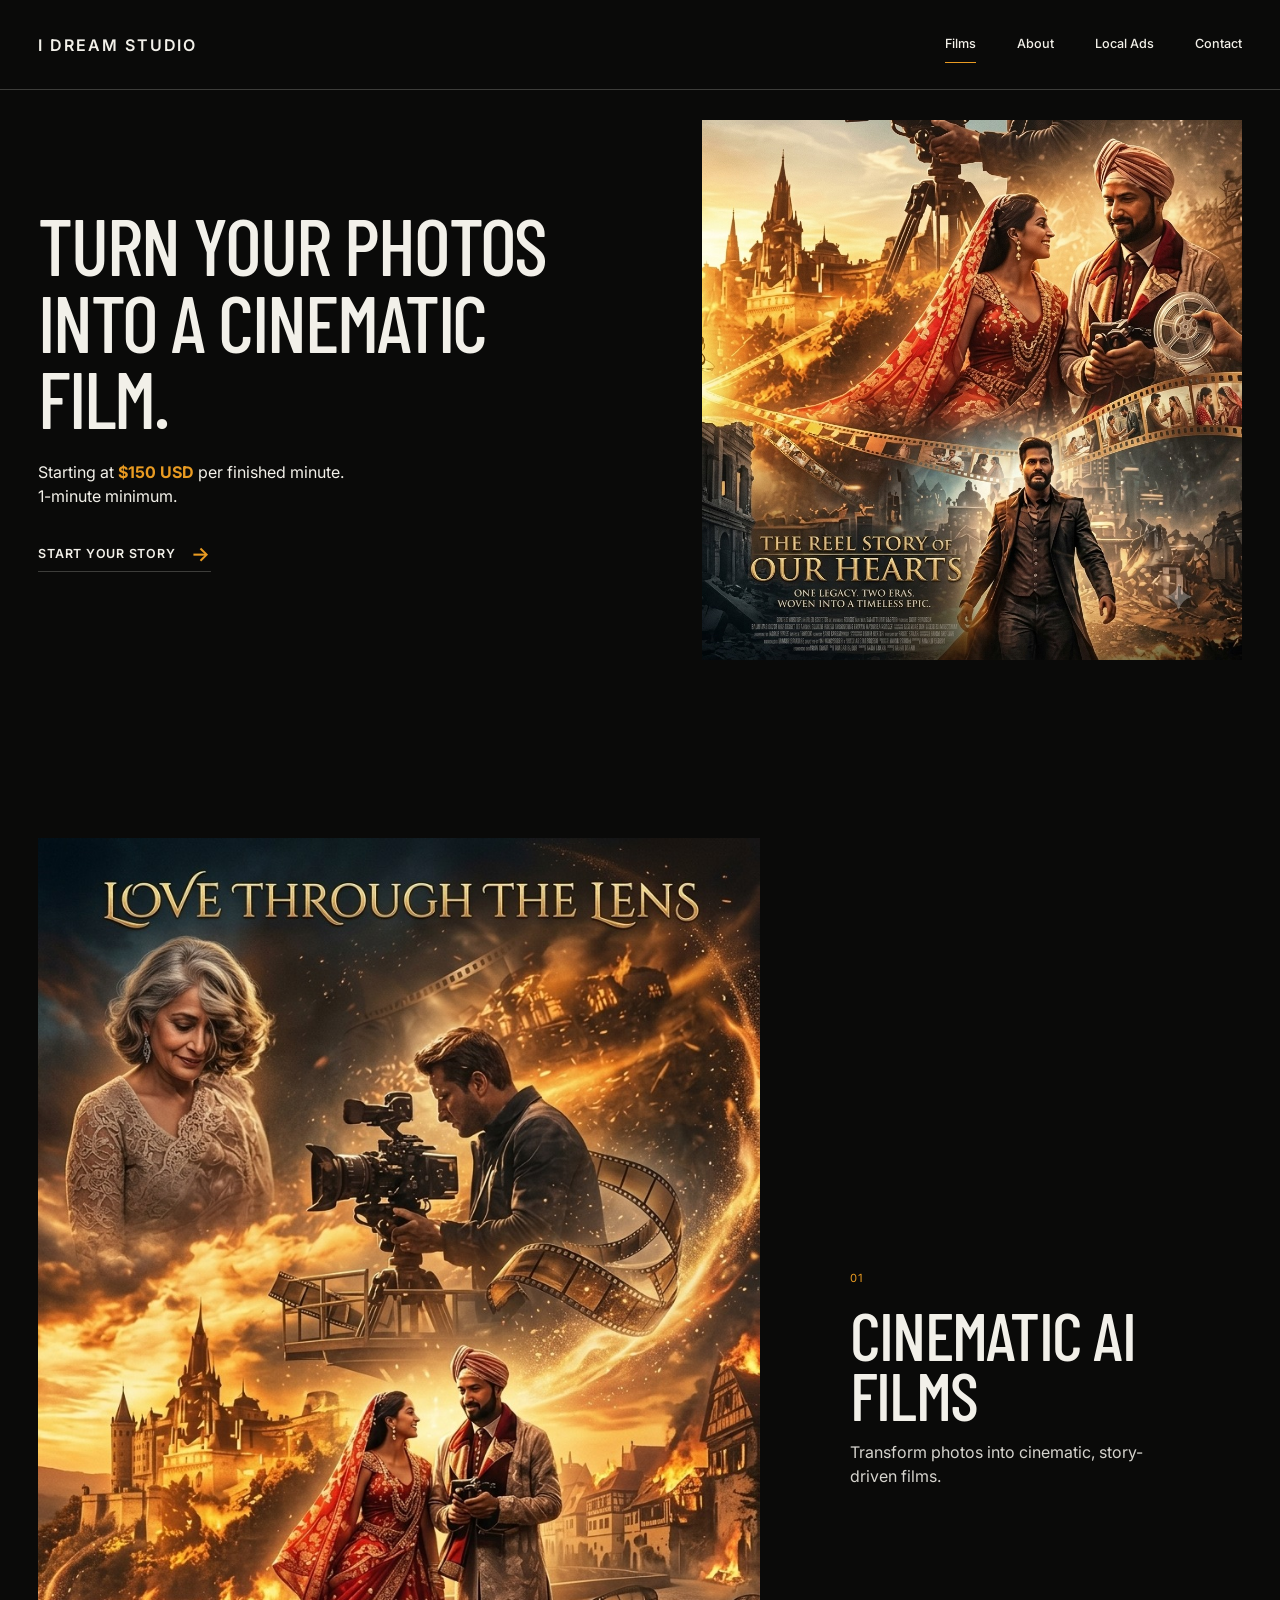
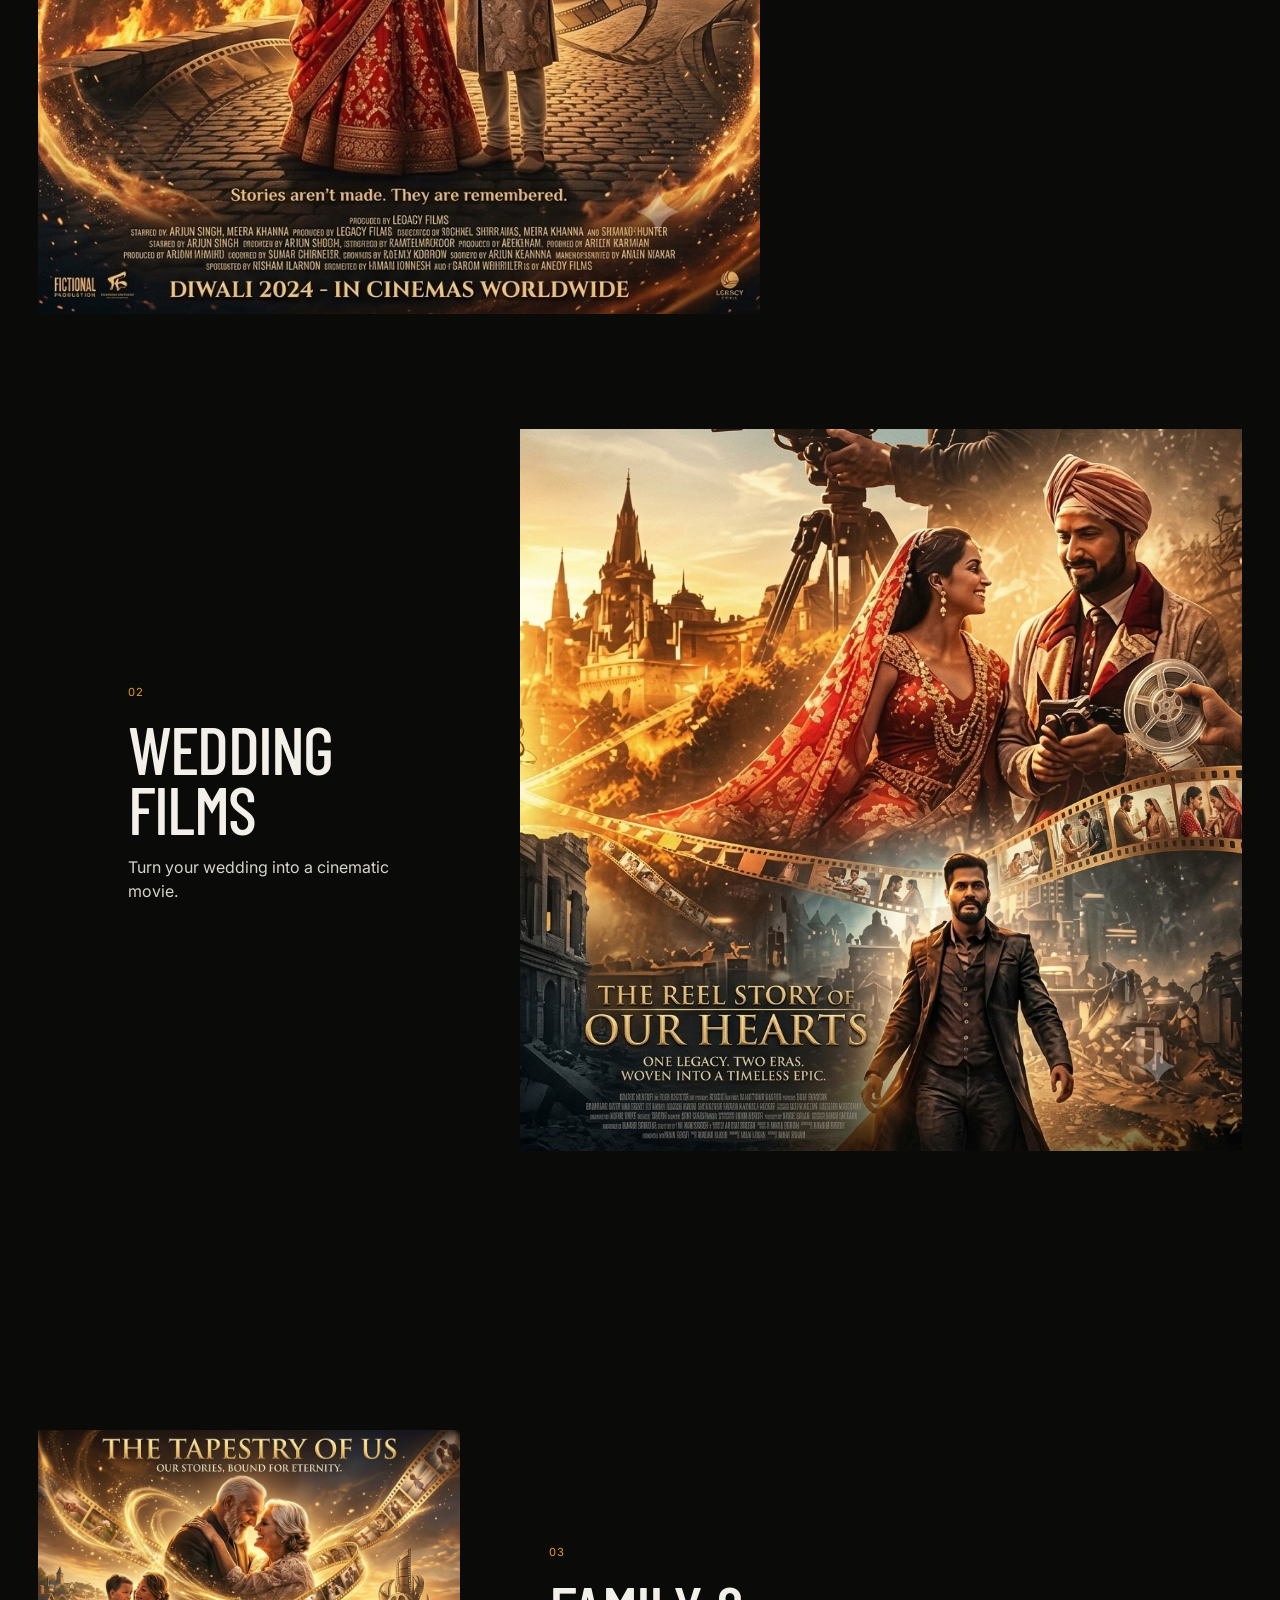
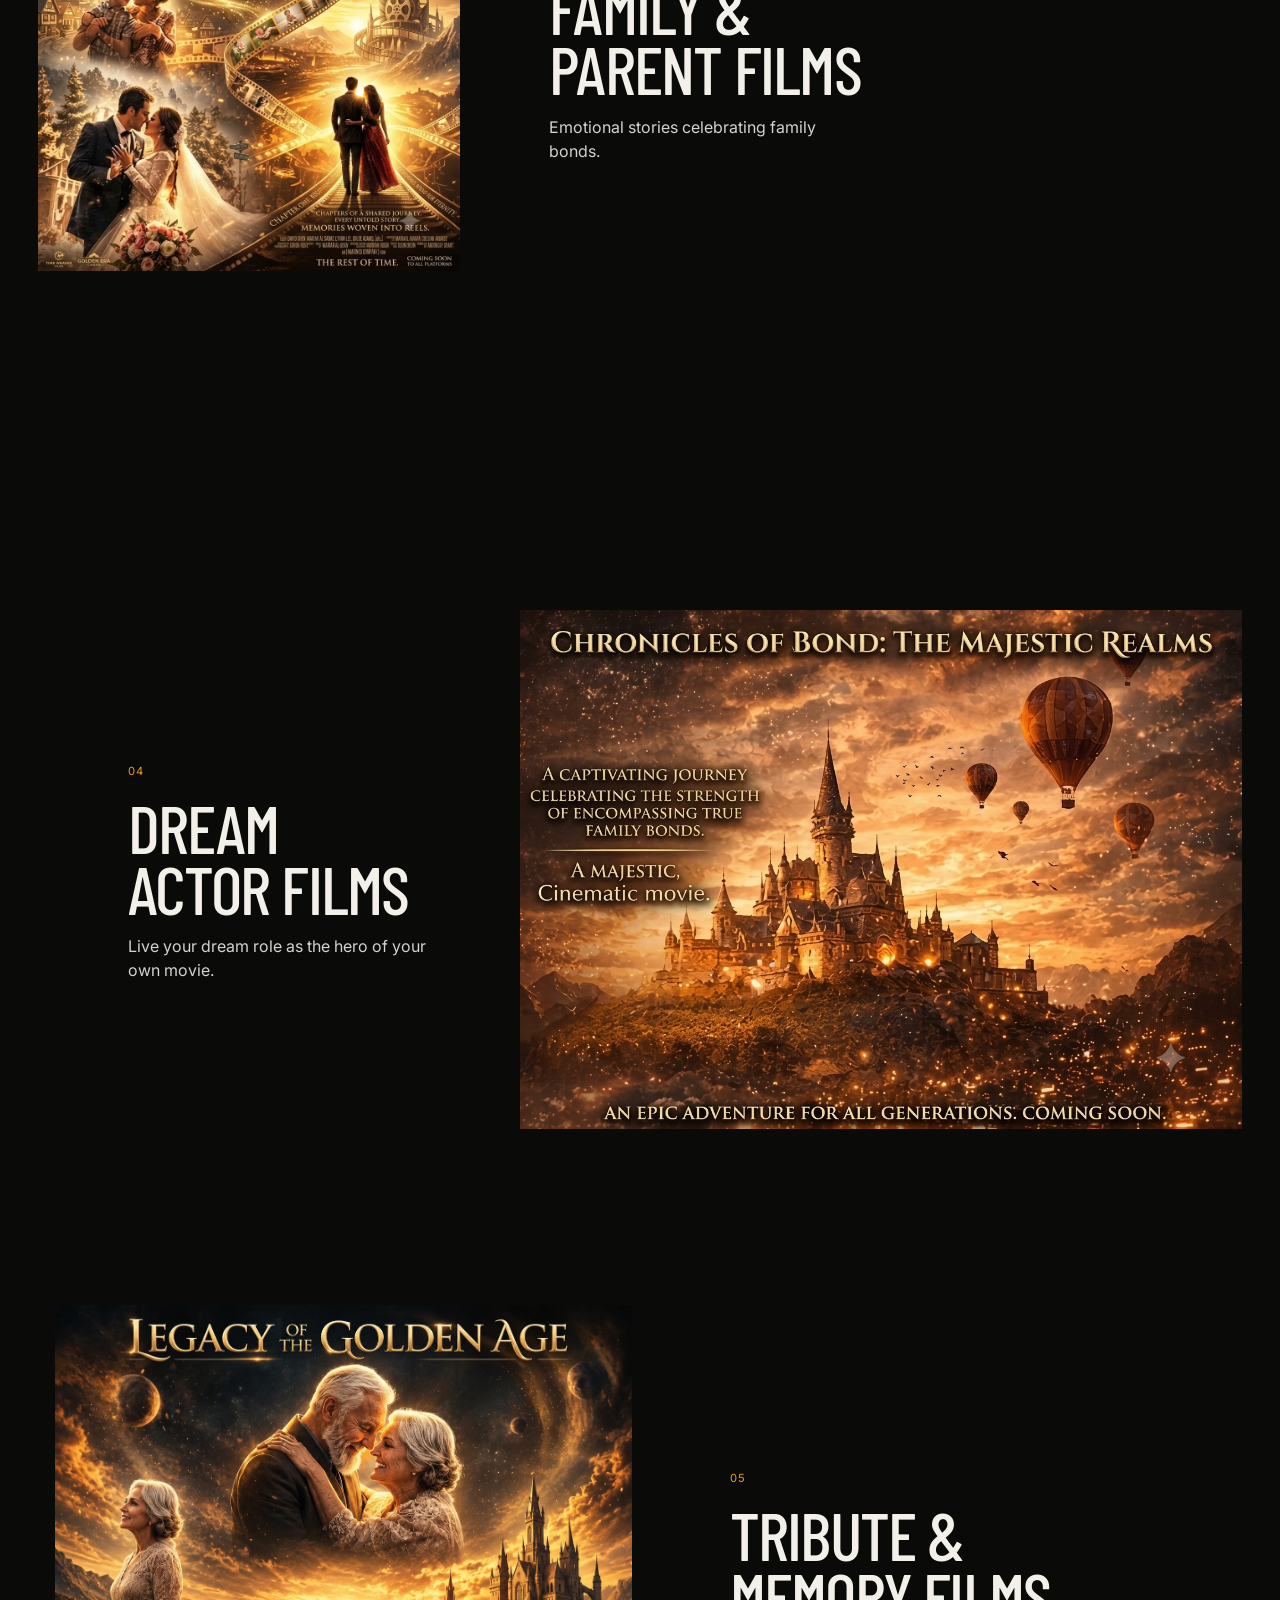
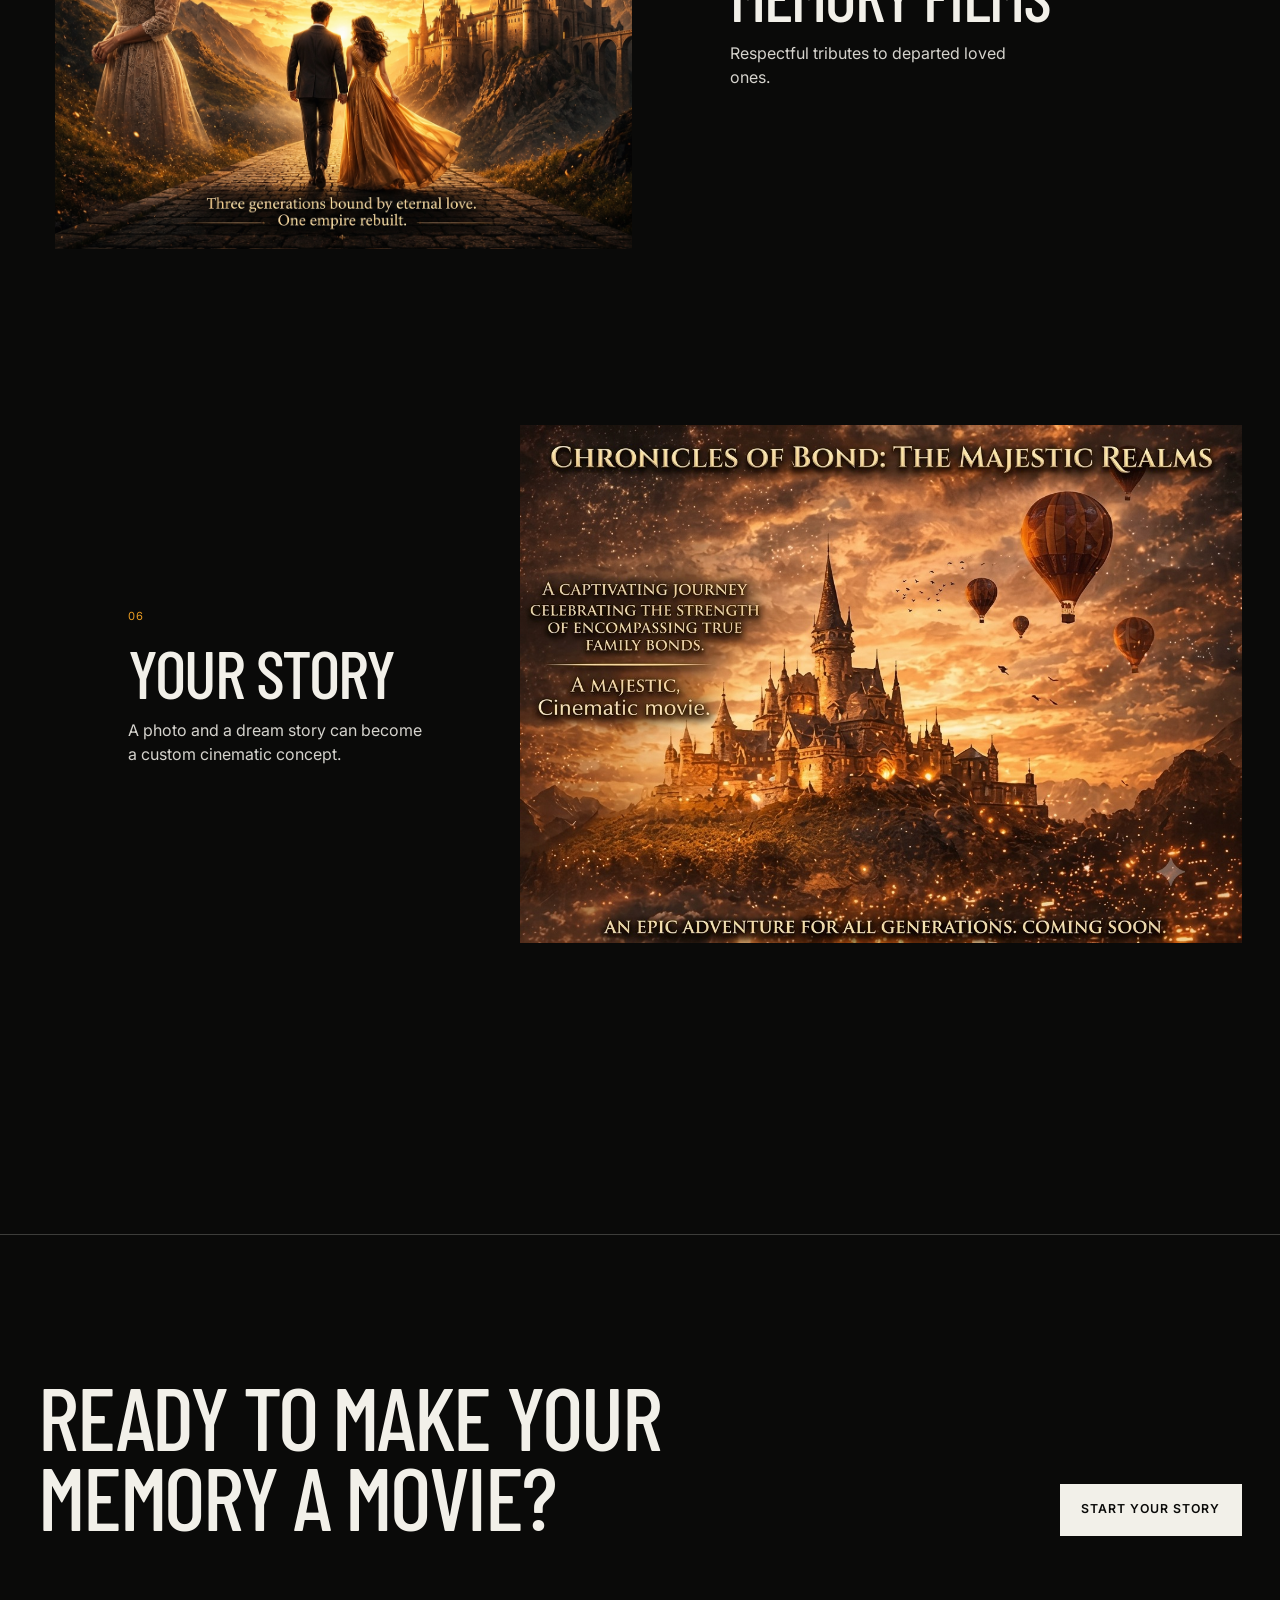
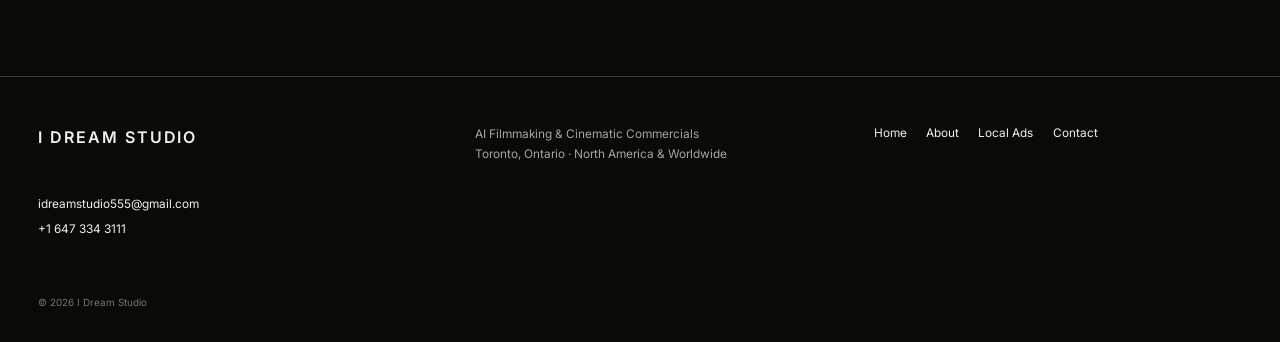
<file: Final/services.html>
<!doctype html>
<html lang="en"><head>
  <meta charset="utf-8"><meta name="viewport" content="width=device-width,initial-scale=1"><meta name="theme-color" content="#0a0a09">
  <title>Cinematic AI Films, Weddings &amp; Memories | I Dream Studio</title><meta name="description" content="Turn photos, weddings, family stories, dream roles and memories into cinematic AI-assisted films. Starting at $150 USD per finished minute.">
  <link rel="canonical" href="https://www.idreamstudio.ca/services.html"><meta property="og:type" content="website"><meta property="og:title" content="Cinematic AI Films | I Dream Studio"><meta property="og:description" content="Turn your photos into a cinematic film."><meta property="og:image" content="https://www.idreamstudio.ca/assets/wedding-cinematic.jpg">
  <link rel="preconnect" href="https://fonts.googleapis.com"><link rel="preconnect" href="https://fonts.gstatic.com" crossorigin><link href="https://fonts.googleapis.com/css2?family=Barlow+Condensed:wght@500;600&family=Inter:wght@400;500;600&display=swap" rel="stylesheet"><link rel="preload" as="image" href="assets/wedding-cinematic.jpg" fetchpriority="high"><link rel="stylesheet" href="style.css?v=20261019-hero10"><script src="script.js?v=20260903-studio" defer></script>
</head><body class="films">
  <a class="skip-link" href="#main">Skip to content</a><header class="site-header" data-header><a class="wordmark" href="index.html">I Dream Studio</a><button class="nav-toggle" type="button" aria-controls="site-nav" aria-expanded="false"><span>Menu</span><i aria-hidden="true"></i></button><nav class="site-nav" id="site-nav" aria-label="Primary navigation"><a aria-current="page" href="services.html">Films</a><a href="about.html">About</a><a href="local-ads.html">Local Ads</a><a href="contact.html">Contact</a></nav></header>
  <main id="main">
    <section class="films-hero"><img src="assets/wedding-cinematic.jpg" width="1024" height="1024" alt="Cinematic wedding artwork featuring a couple and camera operator" fetchpriority="high"><div data-reveal><h1>Turn your photos<br>into a cinematic film.</h1><p>Starting at <strong>$150 USD</strong> per finished minute.<br>1-minute minimum.</p><a class="text-action text-action--light" href="contact.html">Start Your Story <span aria-hidden="true">→</span></a></div></section>
    <section class="film-sequence" aria-label="Personal film services">
      <article class="film-entry film-entry--wide" data-reveal><figure><img class="film-poster" src="assets/love-through-the-lens.jpg" width="848" height="1264" loading="lazy" alt="Love Through the Lens film poster"></figure><div><span>01</span><h2>Cinematic AI Films</h2><p>Transform photos into cinematic, story-driven films.</p></div></article>
      <article class="film-entry film-entry--reverse" id="wedding-films" data-reveal><figure><img class="film-poster" src="assets/wedding-cinematic.jpg" width="1024" height="1024" loading="lazy" alt="The Reel Story of Our Hearts wedding film artwork"></figure><div><span>02</span><h2>Wedding Films</h2><p>Turn your wedding into a cinematic movie.</p></div></article>
      <article class="film-entry film-entry--portrait" data-reveal><figure><img class="film-poster" src="assets/the-tapestry-of-us.jpg" width="1008" height="1055" loading="lazy" alt="The Tapestry of Us film poster"></figure><div><span>03</span><h2>Family &amp;<br>Parent Films</h2><p>Emotional stories celebrating family bonds.</p></div></article>
      <article class="film-entry film-entry--reverse" data-reveal><figure><img class="film-poster" src="assets/chronicles-of-bond.jpg" width="1216" height="873" loading="lazy" alt="Chronicles of Bond: The Majestic Realms film poster"></figure><div><span>04</span><h2>Dream Actor Films</h2><p>Live your dream role as the hero of your own movie.</p></div></article>
      <article class="film-entry film-entry--quiet" id="legacy-golden-age" data-reveal><figure><img class="film-poster" src="assets/legacy-golden-age.png" width="1291" height="1218" loading="lazy" alt="Legacy of the Golden Age film poster"></figure><div><span>05</span><h2>Tribute &amp;<br>Memory Films</h2><p>Respectful tributes to departed loved ones.</p></div></article>
      <article class="film-entry film-entry--reverse" data-reveal><figure><img class="film-poster" src="assets/chronicles-of-bond.jpg" width="1216" height="873" loading="lazy" alt="Chronicles of Bond: The Majestic Realms story artwork"></figure><div><span>06</span><h2>Your Story</h2><p>A photo and a dream story can become a custom cinematic concept.</p></div></article>
    </section>
    <section class="statement"><h2>Ready to make your<br>memory a movie?</h2><a class="button" href="contact.html">Start Your Story</a></section>
  </main>
  <footer class="site-footer"><a class="wordmark" href="index.html">I Dream Studio</a><p>AI Filmmaking &amp; Cinematic Commercials<br>Toronto, Ontario · North America &amp; Worldwide</p><nav aria-label="Footer navigation"><a href="index.html">Home</a><a href="about.html">About</a><a href="local-ads.html">Local Ads</a><a href="contact.html">Contact</a></nav><address><a href="mailto:idreamstudio555@gmail.com">idreamstudio555@gmail.com</a><a href="https://wa.me/16473343111">+1 647 334 3111</a></address><small>© <span data-year></span> I Dream Studio</small></footer>
</body></html>
</file>
<file: Final/style.css>
:root{--ink:#0a0a09;--paper:#f2f0e9;--muted:#a7a59f;--line:rgba(242,240,233,.22);--line-dark:rgba(10,10,9,.2);--amber:#e99b22;--gutter:clamp(1.25rem,3vw,3.5rem);--display:"Barlow Condensed",Impact,sans-serif;--sans:"Inter",Arial,sans-serif}
*{box-sizing:border-box}html{scroll-behavior:smooth;background:var(--ink)}body{margin:0;background:var(--ink);color:var(--paper);font-family:var(--sans);font-size:16px;line-height:1.5}img{display:block;width:100%;height:auto}a{color:inherit;text-decoration:none}button{font:inherit}.skip-link{position:fixed;left:1rem;top:-5rem;z-index:50;background:var(--paper);color:var(--ink);padding:.8rem 1rem}.skip-link:focus{top:1rem}
.site-header{position:absolute;z-index:20;top:0;left:0;width:100%;height:5.65rem;display:flex;align-items:center;padding:0 var(--gutter);border-bottom:1px solid var(--line);transition:background .35s ease}.site-header--solid,.site-header.is-scrolled{position:sticky;top:0;background:rgba(10,10,9,.96);backdrop-filter:blur(12px)}.wordmark{font-weight:600;font-size:1rem;letter-spacing:.12em;text-transform:uppercase;white-space:nowrap}.site-nav{display:flex;gap:clamp(1.35rem,3.2vw,3.5rem);margin-left:auto;font-size:.79rem;font-weight:500}.site-nav a{position:relative}.site-nav a[aria-current]::after{content:"";position:absolute;left:0;right:0;bottom:-.55rem;height:1px;background:var(--amber)}.nav-toggle{display:none}
h1,h2,h3,p{margin:0}h1,h2,h3{font-family:var(--display);font-weight:500;text-transform:uppercase;line-height:.89;letter-spacing:-.026em}h1{font-size:clamp(4.2rem,9vw,9.4rem)}h2{font-size:clamp(3.3rem,6vw,7.15rem)}h3{font-size:clamp(2.8rem,4.8vw,5.5rem)}.label{font-size:.67rem;font-weight:600;letter-spacing:.145em;text-transform:uppercase;color:var(--amber);margin-bottom:1.25rem}.text-action{display:inline-flex;align-items:center;gap:1rem;border-bottom:1px solid var(--ink);padding:.5rem 0;font-size:.78rem;font-weight:600;text-transform:uppercase;letter-spacing:.06em}.text-action span{font-size:1.25rem;color:var(--amber);line-height:.6}.text-action--light{border-color:var(--line)}.button{display:inline-flex;align-items:center;justify-content:center;min-height:3.25rem;padding:.85rem 1.35rem;background:var(--paper);color:var(--ink);font-size:.77rem;font-weight:600;letter-spacing:.08em;text-transform:uppercase}
[data-reveal]{opacity:0;transform:translateY(22px);transition:opacity .65s ease,transform .65s ease}[data-reveal].is-visible{opacity:1;transform:none}
.hero{position:relative;min-height:100svh;overflow:hidden;background:#17130f}.hero__media{position:absolute;inset:0;height:100%;object-fit:cover;object-position:center 48%}.hero--home .hero__media{transform:scale(1.18);transform-origin:66% 52%}.hero__content{position:absolute;z-index:1;left:var(--gutter);bottom:clamp(7.5rem,14vh,10rem);max-width:min(47rem,70vw);text-shadow:0 1px 14px rgba(0,0,0,.55)}.hero__content h1{max-width:8ch}.hero--home .hero__content h1{font-family:var(--sans);font-weight:500;font-size:clamp(3.8rem,7.2vw,7.6rem);line-height:.92;letter-spacing:-.065em}.hero__content p{margin:1.7rem 0 1.8rem;max-width:25rem;font-size:clamp(1rem,1.4vw,1.23rem)}.hero__meta{position:absolute;z-index:1;bottom:2.2rem;left:var(--gutter);right:var(--gutter);display:flex;gap:4rem;font-size:.71rem;letter-spacing:.04em}.hero__meta span+span{padding-left:4rem;border-left:1px solid var(--line)}
.service-index{padding:clamp(6rem,12vw,12rem) var(--gutter)}.section-head{max-width:48rem;margin:0 0 clamp(3.5rem,8vw,7rem)}.section-head h2{max-width:8ch}.service-row{display:grid;grid-template-columns:1fr 1.15fr;min-height:38rem;border-top:1px solid var(--line);color:var(--paper)}.service-row:last-child{border-bottom:1px solid var(--line)}.service-row__copy{display:grid;grid-template-columns:2rem 1fr;padding:clamp(2.2rem,5vw,5rem) clamp(1.3rem,5vw,6rem) 2rem 0;align-content:start}.service-row__copy>span{font-size:.7rem;color:var(--amber);padding-top:.3rem}.service-row__copy h3{grid-column:2;max-width:6ch}.service-row__copy p{grid-column:2;max-width:23rem;margin:1.55rem 0;font-size:.92rem;color:#d5d3cd}.service-row__copy b{grid-column:2;font-size:.72rem;text-transform:uppercase;letter-spacing:.08em;margin-top:auto}.service-row figure{height:clamp(28rem,48vw,46rem);margin:0;overflow:hidden}.service-row figure img{height:100%;object-fit:cover;object-position:52% center;transition:transform 1s ease}.service-row:hover figure img{transform:scale(1.025)}.service-row--reverse{grid-template-columns:1.15fr 1fr}.service-row--reverse figure{order:-1}.service-row--reverse .service-row__copy{padding-left:clamp(1.3rem,5vw,6rem);padding-right:0}
.director-feature{display:grid;grid-template-columns:1.08fr .92fr;min-height:54rem}.director-feature figure{margin:0;overflow:hidden}.director-feature figure img{height:100%;object-fit:cover;object-position:44% center}.director-feature__copy{padding:clamp(3rem,8vw,9rem) var(--gutter);align-self:center}.director-feature__copy h2{font-size:clamp(3.1rem,5vw,6.1rem)}.director-feature__copy h2 span{font-family:var(--sans);font-weight:400;font-size:.62em;line-height:1.02;letter-spacing:-.04em}.director-feature__copy>p:not(.label){max-width:31rem;margin:2rem 0;font-size:.96rem;color:#d5d3cd}.craft-line{display:flex;flex-wrap:wrap;gap:.8rem 1.25rem;margin:2.5rem 0;padding:1.1rem 0;border-top:1px solid var(--line);border-bottom:1px solid var(--line);list-style:none;font-size:.66rem;font-weight:600;text-transform:uppercase;letter-spacing:.06em}.craft-line li+li:before{content:"/";color:var(--amber);margin-right:1.25rem}
.rate-band{display:grid;grid-template-columns:1.2fr 1fr auto;align-items:end;gap:3rem;padding:clamp(4rem,7vw,7rem) var(--gutter)}.rate-band--paper{background:var(--paper);color:var(--ink)}.rate-band--paper .label{color:#9d6416}.rate-band h2{font-size:clamp(3.4rem,5vw,5.8rem)}.rate{display:grid;grid-template-columns:auto 1fr;align-items:end;gap:.35rem 1rem}.rate>span{grid-column:1/-1;font-size:.72rem;text-transform:uppercase;letter-spacing:.08em}.rate strong{font-family:var(--display);font-size:clamp(4.5rem,8vw,8rem);font-weight:500;line-height:.7}.rate sup{font-size:.42em}.rate p{font-size:.8rem;line-height:1.45;padding-bottom:.25rem}.rate small{color:#6d6b66}.rate-band .text-action{white-space:nowrap}
.ads-teaser{display:grid;grid-template-columns:1.08fr .92fr;min-height:48rem;background:#18140e}.ads-teaser figure{margin:0;overflow:hidden}.ads-teaser figure img{height:100%;object-fit:cover;object-position:66% center}.ads-teaser__body{padding:clamp(3rem,7vw,8rem) var(--gutter);display:flex;flex-direction:column;align-items:flex-start}.ads-teaser h2{font-size:clamp(3.4rem,5vw,6rem)}.ads-teaser__body>div>p:last-child{margin:1.7rem 0;max-width:29rem;color:#dedbd3}.mini-rates{display:grid;grid-template-columns:repeat(3,1fr);width:100%;gap:1rem;margin:auto 0 2rem;padding:1.4rem 0;border-top:1px solid var(--line);border-bottom:1px solid var(--line)}.mini-rates div+div{border-left:1px solid var(--line);padding-left:1rem}.mini-rates dt{font-size:.65rem;text-transform:uppercase;letter-spacing:.1em}.mini-rates dd{margin:.5rem 0 0;font-family:var(--display);font-size:2.5rem;line-height:.8}.mini-rates dd span{font:500 .65rem var(--sans);letter-spacing:.08em}
.closing-frame{position:relative;min-height:52rem;display:grid;align-items:end;overflow:hidden}.closing-frame>img{position:absolute;inset:0;height:100%;object-fit:cover;object-position:60% center}.closing-frame>div{position:relative;z-index:1;padding:var(--gutter);max-width:45rem;text-shadow:0 2px 14px rgba(0,0,0,.6)}.closing-frame h2{font-size:clamp(4rem,8vw,8rem)}.closing-frame p{max-width:23rem;margin:1.25rem 0 2rem}.closing-frame .text-action{margin-left:1.2rem;vertical-align:middle}
.site-footer{display:grid;grid-template-columns:1.1fr 1fr 1fr;gap:2rem;padding:3rem var(--gutter) 2rem;border-top:1px solid var(--line);font-size:.74rem}.site-footer>p{color:var(--muted);line-height:1.65}.site-footer nav{display:flex;flex-wrap:wrap;align-content:start;gap:.8rem 1.2rem}.site-footer address{display:flex;flex-direction:column;align-items:start;gap:.45rem;font-style:normal}.site-footer small{grid-column:1/-1;margin-top:1.5rem;color:#77756f}
.profile-hero{display:grid;grid-template-columns:1fr 1fr;min-height:calc(100svh - 5.65rem)}.profile-hero__copy{padding:clamp(7rem,13vw,13rem) var(--gutter) clamp(4rem,8vw,8rem);align-self:center}.profile-hero__copy h1{font-size:clamp(4.3rem,7.3vw,8rem)}.profile-hero__copy h1 span{font-family:var(--sans);font-size:.54em;letter-spacing:-.045em;text-transform:none;line-height:1}.profile-hero__copy strong{display:block;margin-top:3rem;font-size:.75rem;letter-spacing:.08em;text-transform:uppercase}.profile-hero figure{margin:0;overflow:hidden}.profile-hero figure img{height:100%;object-fit:cover;object-position:46% center}.bio-layout{display:grid;grid-template-columns:1fr 1fr;gap:10%;padding:clamp(5rem,11vw,10rem) var(--gutter);background:var(--paper);color:var(--ink)}.bio-layout h2{font-size:clamp(3.5rem,6vw,6rem)}.reading-copy{max-width:36rem}.reading-copy p+p{margin-top:1.4rem}.career{padding:clamp(5rem,10vw,9rem) var(--gutter)}.career header{display:grid;grid-template-columns:1fr 1fr;margin-bottom:4rem}.career h2{font-size:clamp(3.4rem,5vw,5.9rem)}.career ol{padding:0;margin:0;border-top:1px solid var(--line);list-style:none}.career li{display:grid;grid-template-columns:4rem 1.2fr 1fr;gap:1rem;padding:1.15rem 0;border-bottom:1px solid var(--line);align-items:baseline}.career li span{font-size:.7rem;color:var(--amber)}.career li strong{font:500 clamp(1.7rem,3vw,3rem)/.9 var(--display);text-transform:uppercase}.career li small{color:var(--muted)}.craft-spread{display:grid;grid-template-columns:1.05fr .95fr;min-height:47rem}.craft-spread figure{margin:0;overflow:hidden}.craft-spread figure img{height:100%;object-fit:cover;object-position:65% center}.craft-spread>div{padding:clamp(4rem,7vw,8rem) var(--gutter)}.craft-spread h2{font-size:clamp(3.2rem,5vw,5.5rem)}.craft-spread ul{margin:3rem 0 0;padding:0;border-top:1px solid var(--line);list-style:none}.craft-spread li{display:grid;grid-template-columns:1fr 1fr;gap:1rem;padding:1.2rem 0;border-bottom:1px solid var(--line)}.craft-spread li strong{font:500 1.55rem var(--display);text-transform:uppercase}.craft-spread li span{font-size:.78rem;color:var(--muted)}
.films-hero,.ads-hero,.contact-frame{position:relative;min-height:88svh;display:grid;align-items:end;overflow:hidden}.films-hero>img,.ads-hero>img,.contact-frame>img{position:absolute;inset:0;height:100%;object-fit:cover}.films-hero>img{object-position:center 52%}.ads-hero>img{object-position:53% 35%}.films-hero>div,.ads-hero>div{position:relative;z-index:1;padding:var(--gutter);max-width:56rem;text-shadow:0 1px 15px rgba(0,0,0,.62)}.films-hero p,.ads-hero p{margin:1.5rem 0 1.8rem}.films-hero strong{color:var(--amber)}
.film-sequence{padding:clamp(4rem,9vw,9rem) var(--gutter)}.film-entry{display:grid;grid-template-columns:1.2fr .8fr;min-height:40rem;margin-bottom:clamp(4rem,9vw,9rem);align-items:center}.film-entry figure{height:100%;margin:0;overflow:hidden}.film-entry figure img{height:100%;object-fit:cover;object-position:center}.film-entry>div{padding:clamp(2rem,7vw,7rem);align-self:center}.film-entry>div>span{font-size:.7rem;color:var(--amber);letter-spacing:.12em}.film-entry h2{font-size:clamp(3.5rem,5.3vw,6.3rem);margin:1rem 0}.film-entry p{max-width:19rem;color:#d5d3cd}.film-entry--reverse{grid-template-columns:.8fr 1.2fr}.film-entry--reverse figure{order:2}.film-entry--portrait{grid-template-columns:.7fr 1.3fr;min-height:48rem}.film-entry--portrait figure{height:48rem;max-width:34rem}.film-entry--quiet{grid-template-columns:1fr 1fr;min-height:34rem}.film-entry--quiet figure{height:34rem}.film-entry--quiet figure img{object-position:68% center}
.packages{padding:clamp(5rem,10vw,10rem) var(--gutter)}.packages header{display:grid;grid-template-columns:1fr 1fr;gap:2rem;margin-bottom:5rem}.packages h2{font-size:clamp(3.6rem,5.6vw,6.2rem)}.package{display:grid;grid-template-columns:1fr .65fr 1fr;gap:2rem;padding:2.5rem 0;border-top:1px solid var(--line)}.package:last-of-type{border-bottom:1px solid var(--line)}.package>div>span{font-size:.7rem;color:var(--amber)}.package h3{font-size:clamp(3rem,5vw,5.5rem);margin:.8rem 0}.package>div p{color:var(--muted);font-size:.82rem}.package>strong{font:500 clamp(4rem,6vw,6.5rem)/.75 var(--display);align-self:center}.package sup{font-size:.4em}.package strong small{font:500 .8rem var(--sans);letter-spacing:.08em}.package ul{margin:0;padding:0;list-style:none;align-self:center;font-size:.82rem}.package li{padding:.24rem 0}.package li:before{content:"—";color:var(--amber);margin-right:.55rem}.package-notes{display:grid;grid-template-columns:1fr 1fr;gap:2rem;margin-top:1.3rem;color:var(--muted);font-size:.82rem}.package-notes strong{display:block;color:var(--paper);font-size:.7rem;letter-spacing:.08em;text-transform:uppercase;margin-bottom:.3rem}
.reel{background:var(--paper);color:var(--ink);padding:clamp(5rem,9vw,9rem) var(--gutter)}.reel header{max-width:42rem}.reel header>p:last-child{margin-top:1.5rem}.reel-grid{display:grid;grid-template-columns:1fr .54fr 1fr;gap:1.4rem;margin-top:4rem}.reel-slot{position:relative;aspect-ratio:16/10;overflow:hidden;background:#222}.reel-slot--portrait{aspect-ratio:9/13}.reel-slot img{height:100%;object-fit:cover}.reel-slot span{position:absolute;left:1rem;bottom:1rem;color:white;font-size:.71rem;font-weight:600;letter-spacing:.05em;text-transform:uppercase;text-shadow:0 1px 8px #000}.reel-slot iframe{width:100%;height:100%;border:0}.statement{display:flex;justify-content:space-between;align-items:end;gap:3rem;padding:clamp(5rem,11vw,11rem) var(--gutter);border-top:1px solid var(--line)}.statement h2{font-size:clamp(4.4rem,7vw,8rem)}.statement h2 span{font-family:var(--sans);font-size:.55em;letter-spacing:-.05em;text-transform:none}
.contact-frame{min-height:100svh}.contact-frame>img{object-position:55% center}.contact-frame__copy{position:relative;z-index:1;max-width:34rem;padding:var(--gutter);margin-bottom:clamp(3rem,8vh,7rem);text-shadow:0 1px 14px rgba(0,0,0,.65)}.contact-frame__copy p{margin:1.5rem 0 2rem;max-width:25rem}.contact-actions{display:flex;align-items:center;gap:1.4rem}.contact-ledger{display:grid;grid-template-columns:1fr 1fr;gap:10%;padding:clamp(5rem,9vw,9rem) var(--gutter);background:var(--paper);color:var(--ink)}.contact-ledger h2{font-size:clamp(3.8rem,6vw,6.4rem)}.contact-ledger>div>p:last-child{max-width:27rem;margin-top:1.6rem}.contact-ledger address{font-style:normal;border-top:1px solid var(--line-dark)}.contact-ledger address>div{display:grid;grid-template-columns:8rem 1fr;gap:1rem;padding:1rem 0;border-bottom:1px solid var(--line-dark)}.contact-ledger address span{font-size:.68rem;letter-spacing:.08em;text-transform:uppercase;color:#67655f}.social-line{display:flex;align-items:center;gap:clamp(1rem,4vw,4rem);padding:2rem var(--gutter);border-bottom:1px solid var(--line);font-size:.78rem}.social-line span{color:var(--amber);text-transform:uppercase;letter-spacing:.1em}.social-line small{margin-left:auto;color:var(--muted)}
@media(max-width:52rem){.site-header{height:4.75rem}.site-nav{position:fixed;inset:0;background:var(--ink);display:flex;flex-direction:column;justify-content:center;gap:1.1rem;padding:var(--gutter);opacity:0;visibility:hidden;transition:opacity .25s ease,visibility .25s}.site-header.is-open .site-nav{opacity:1;visibility:visible}.site-nav a{font:500 clamp(3.4rem,12vw,5.5rem)/.9 var(--display);text-transform:uppercase}.site-nav a[aria-current]::after{bottom:-.15rem}.nav-toggle{z-index:1;display:flex;align-items:center;gap:.7rem;margin-left:auto;background:none;border:0;padding:.7rem 0;color:inherit;font-size:.72rem;font-weight:600;letter-spacing:.08em;text-transform:uppercase}.nav-toggle i,.nav-toggle i:before{display:block;width:1rem;height:1px;background:currentColor;content:""}.nav-toggle i:before{transform:translateY(-4px)}.site-header.is-open .nav-toggle i{transform:rotate(45deg)}.site-header.is-open .nav-toggle i:before{transform:rotate(90deg)}.hero__content{bottom:8rem;max-width:94%}.hero__content h1{font-size:clamp(4rem,17vw,6.5rem)}.hero__meta{bottom:1.3rem;gap:1rem;font-size:.62rem}.hero__meta span+span{padding-left:1rem}.service-row,.service-row--reverse{grid-template-columns:1fr;min-height:0}.service-row figure,.service-row--reverse figure{order:-1;height:28rem}.service-row__copy,.service-row--reverse .service-row__copy{padding:2rem 0 3.2rem;grid-template-columns:2rem 1fr}.director-feature,.ads-teaser,.profile-hero,.craft-spread,.bio-layout,.contact-ledger{grid-template-columns:1fr}.director-feature figure{height:32rem}.director-feature__copy{padding:4rem var(--gutter)}.rate-band{grid-template-columns:1fr;gap:2rem;padding:4rem var(--gutter)}.ads-teaser figure{height:27rem}.ads-teaser__body{padding:4rem var(--gutter)}.closing-frame{min-height:43rem}.site-footer{grid-template-columns:1fr 1fr}.site-footer>p{grid-column:1/-1}.profile-hero{min-height:0}.profile-hero__copy{padding:7rem var(--gutter) 4rem}.profile-hero figure{height:32rem}.bio-layout{gap:3rem}.career header{grid-template-columns:1fr;gap:1.5rem}.career li{grid-template-columns:2.5rem 1fr}.career li small{grid-column:2}.craft-spread figure{height:28rem}.craft-spread>div{padding:4rem var(--gutter)}.films-hero,.ads-hero{min-height:45rem}.films-hero>div,.ads-hero>div{padding:2rem var(--gutter) 4rem}.film-entry,.film-entry--reverse,.film-entry--portrait,.film-entry--quiet{grid-template-columns:1fr;min-height:0;margin-bottom:4rem}.film-entry figure,.film-entry--portrait figure,.film-entry--quiet figure{order:-1;height:28rem;max-width:none}.film-entry>div{padding:2rem 0 0}.package{grid-template-columns:1fr;gap:1.4rem;padding:2.5rem 0}.package>strong{font-size:5.3rem}.package-notes{grid-template-columns:1fr}.packages header{grid-template-columns:1fr;margin-bottom:3rem}.reel-grid{grid-template-columns:1fr 1fr}.reel-slot--portrait{grid-row:span 2}.statement{display:block}.statement .button{margin-top:2rem}.contact-frame{min-height:48rem}.contact-frame__copy{margin-top:auto;margin-bottom:0;padding-bottom:4rem}.contact-ledger{gap:3rem}.social-line{flex-wrap:wrap}.social-line small{width:100%;margin-left:0}.contact-actions{flex-wrap:wrap}}
@media(max-width:30rem){.hero__meta span+span{display:none}.mini-rates{grid-template-columns:1fr;gap:1rem}.mini-rates div+div{padding:1rem 0 0;border-left:0;border-top:1px solid var(--line)}.craft-line{display:grid;grid-template-columns:1fr 1fr}.craft-line li+li:before{display:none}.craft-spread li{grid-template-columns:1fr}.site-footer{grid-template-columns:1fr}.site-footer nav,.site-footer address{grid-column:1}.contact-ledger address>div{grid-template-columns:1fr}.reel-grid{grid-template-columns:1fr}.reel-slot--portrait{aspect-ratio:16/10;grid-row:auto}}
@media(prefers-reduced-motion:reduce){html{scroll-behavior:auto}*,*:before,*:after{animation-duration:.01ms!important;transition-duration:.01ms!important;scroll-behavior:auto!important}[data-reveal]{opacity:1;transform:none}}
@media(max-width:52rem){.hero--home .hero__media{transform:scale(1.08);transform-origin:60% 52%}.hero--home .hero__content h1{font-size:clamp(3.5rem,15vw,5.4rem)}}
.hero__picture{position:absolute;inset:0;display:block;overflow:hidden}.hero__media{width:100%}.hero--home .hero__media{transform:scale(1.18);transform-origin:66% 52%;object-position:center 48%}.film-entry figure img.film-poster{object-fit:contain;background:#0a0a09}.reel-slot img.film-poster{object-fit:contain;background:#222}
.service-row figure img.film-poster,.craft-spread figure img.film-poster{object-fit:contain;background:var(--ink)}
.hero--home .hero__media{transform:none;object-position:center 48%}
@media(max-width:52rem){.hero--home .hero__media{transform:none;object-position:center 48%}}

/* Separate complete artwork from live site copy. */
.hero--home{display:grid;grid-template-columns:minmax(0,1fr) minmax(0,.92fr);grid-template-rows:1fr auto;align-items:center;gap:clamp(1.5rem,5vw,5rem);min-height:clamp(38rem,88svh,50rem);padding:7.5rem var(--gutter) 3.25rem;background:var(--ink);overflow:hidden}
.hero--home .hero__content{position:relative;grid-column:1;grid-row:1;left:auto;bottom:auto;max-width:none;text-shadow:none;z-index:1}
.hero--home .hero__content h1{max-width:12ch;font-size:clamp(3.3rem,6vw,6.35rem);line-height:.96;letter-spacing:-.065em}
.hero--home .hero__content p{max-width:27rem;margin:1.45rem 0 1.65rem;color:var(--paper)}
.hero__visual{grid-column:2;grid-row:1/span 2;width:min(100%,35rem);margin:0;justify-self:center;display:flex;align-items:center;justify-content:center}
.hero__visual .hero__media{position:static;inset:auto;width:100%;height:auto;max-height:min(68svh,38rem);object-fit:contain;object-position:center;transform:none}
.hero--home .hero__meta{position:static;grid-column:1;grid-row:2;display:flex;flex-wrap:wrap;gap:1rem 2rem;margin-top:1rem;font-size:.69rem}
.hero--home .hero__meta span+span{padding-left:1.2rem;border-left:1px solid var(--line)}

.films-hero,.ads-hero,.contact-frame{position:relative;min-height:0;grid-template-columns:minmax(0,1fr) minmax(0,.92fr);grid-template-areas:"copy art";align-items:center;gap:clamp(2rem,6vw,6rem);padding:7.5rem var(--gutter) clamp(3rem,7vh,5rem);background:var(--ink);overflow:hidden}
.films-hero>img,.ads-hero>img,.contact-frame__visual{position:relative;inset:auto;grid-area:art;width:min(100%,35rem);height:auto;max-height:min(68svh,38rem);margin:0;justify-self:center;object-fit:contain;object-position:center;display:flex;align-items:center;justify-content:center}
.contact-frame__visual img{position:static;width:100%;height:auto;max-height:min(68svh,38rem);object-fit:contain}
.films-hero>div,.ads-hero>div,.contact-frame__copy{position:relative;grid-area:copy;z-index:1;max-width:40rem;padding:0;margin:0;text-shadow:none}
.films-hero h1,.ads-hero h1,.contact-frame__copy h1{font-size:clamp(3.2rem,6.2vw,6.35rem);line-height:.96}
.contact-frame__copy p{max-width:27rem}

.ads-teaser figure{display:flex;align-items:center;justify-content:center;background:var(--ink)}
.ads-teaser figure img{width:100%;height:auto;max-height:48rem;object-fit:contain;object-position:center}
.closing-frame{min-height:0;display:grid;grid-template-columns:minmax(0,.82fr) minmax(0,1.18fr);align-items:center;gap:clamp(2rem,6vw,6rem);padding:clamp(4rem,8vw,7rem) var(--gutter);background:var(--ink);overflow:hidden}
.closing-frame__copy{position:relative;z-index:1;max-width:42rem;padding:0;text-shadow:none}
.closing-frame__copy h2{font-size:clamp(3.5rem,6vw,6.4rem)}
.closing-frame__visual{width:min(100%,54rem);margin:0;justify-self:end}
.closing-frame__visual img{position:static;width:100%;height:auto;object-fit:contain}

.reel-slot{position:static;aspect-ratio:auto;overflow:visible;background:transparent;display:flex;flex-direction:column;align-items:stretch}
.reel-slot img{position:static;width:100%;height:auto;max-height:none;object-fit:contain;background:#17130f}
.reel-slot--portrait img{width:min(100%,19rem);align-self:center}
.reel-slot span{position:static;padding:.75rem 0 0;color:var(--ink);font-size:.71rem;text-shadow:none}
.reel-slot iframe{aspect-ratio:16/10;height:auto}

@media(max-width:52rem){
  .hero--home{grid-template-columns:minmax(0,1fr);grid-template-rows:auto auto auto;gap:1.4rem;min-height:0;padding:7.25rem var(--gutter) 2.5rem}
  .hero--home .hero__content{grid-column:1;grid-row:1}
  .hero--home .hero__content h1{font-size:clamp(3rem,10.4vw,5rem);max-width:12ch}
  .hero__visual{grid-column:1;grid-row:2;width:min(100%,27rem);justify-self:center}
  .hero__visual .hero__media{max-height:none}
  .hero--home .hero__meta{grid-column:1;grid-row:3;margin-top:0}
  .films-hero,.ads-hero,.contact-frame{grid-template-columns:minmax(0,1fr);grid-template-areas:"copy" "art";gap:2rem;min-height:0;padding:7rem var(--gutter) 3.5rem}
  .films-hero>img,.ads-hero>img,.contact-frame__visual{width:min(100%,27rem);max-height:none;justify-self:center}
  .contact-frame__copy{margin:0;padding:0}
  .contact-frame__copy h1{font-size:clamp(3rem,10vw,5rem)}
  .contact-frame__copy p{margin:1.2rem 0 1.6rem}
  .ads-teaser figure{height:auto;min-height:0;padding:0}
  .ads-teaser figure img{width:min(100%,28rem);height:auto;max-height:none}
  .closing-frame{grid-template-columns:minmax(0,1fr);gap:2rem;padding:4rem var(--gutter)}
  .closing-frame__visual{width:min(100%,42rem);justify-self:center}
}

@media(max-width:30rem){
  .hero--home{padding-top:6.8rem}
  .hero--home .hero__content h1{font-size:clamp(2.85rem,11.5vw,3.55rem)}
  .hero__visual{width:min(100%,23rem)}
  .hero--home .hero__meta{font-size:.62rem;gap:.8rem 1rem}
  .hero--home .hero__meta span+span{padding-left:.8rem}
}

/* Centre the supplied studio master artwork as the homepage's main focal point. */
.hero--home{display:flex;flex-direction:column;align-items:center;gap:0;min-height:0;padding:calc(5.65rem + clamp(1.5rem,3vh,2.25rem)) var(--gutter) 3.25rem;background:var(--ink);overflow:hidden}
.hero--home .hero__content{position:static;left:auto;bottom:auto;z-index:1;max-width:none;text-shadow:none}
.hero--home .hero__intro{text-align:center}
.hero--home .hero__intro h1{max-width:13ch;margin:0 auto;font-size:clamp(3rem,5.3vw,5.25rem);line-height:.94;letter-spacing:-.065em}
.hero--home .hero__visual{display:block;width:min(100%,72rem);margin:clamp(1.5rem,3vw,2.25rem) auto 0;align-self:center}
.hero--home .hero__visual picture{display:block;width:100%}
.hero--home .hero__visual .hero__media{position:static;inset:auto;display:block;width:100%;height:auto;max-height:none;object-fit:contain;object-position:center;transform:none}
.hero--home .hero__copy{display:flex;flex-direction:column;align-items:center;gap:.8rem;margin-top:clamp(1.5rem,3vw,2.25rem);text-align:center}
.hero--home .hero__copy p{max-width:30rem;margin:0;color:var(--paper);font-size:clamp(1rem,1.35vw,1.15rem)}
.hero--home .hero__meta{position:static;display:flex;justify-content:center;flex-wrap:wrap;gap:1rem 2rem;margin:2rem 0 0;font-size:.69rem}
.hero--home .hero__meta span+span{padding-left:1.2rem;border-left:1px solid var(--line)}
@media(max-width:52rem){
  .hero--home{padding:calc(4.75rem + clamp(1.25rem,4vw,2rem)) var(--gutter) 2.75rem}
  .hero--home .hero__intro h1{font-size:clamp(2.8rem,8.3vw,4.4rem);max-width:13ch}
  .hero--home .hero__visual{width:min(100%,36rem);margin-top:1.4rem}
  .hero--home .hero__copy{align-items:center;margin-top:1.5rem}
  .hero--home .hero__meta{margin-top:1.5rem}
}
@media(max-width:30rem){
  .hero--home{padding-top:6.25rem}
  .hero--home .hero__intro h1{font-size:clamp(2.6rem,10vw,3.15rem)}
  .hero--home .hero__visual{width:100%;margin-top:1.15rem}
  .hero--home .hero__copy{margin-top:1.25rem}
}

.hero__project-reference{width:min(100%,72rem);display:flex;align-items:baseline;justify-content:center;flex-wrap:wrap;gap:.65rem 1.5rem;margin:1rem auto 0;text-align:center}
.hero__project-label{color:var(--muted);font-size:.61rem;font-weight:600;letter-spacing:.14em;text-transform:uppercase}
.hero__project-title{font:500 1rem/1.2 var(--sans);letter-spacing:-.025em;text-transform:none}
.hero__project-link{padding:.25rem 0;font-size:.65rem;white-space:nowrap}
@media(max-width:52rem){.hero__project-reference{gap:.55rem 1rem;margin-top:.8rem}}
</file>
